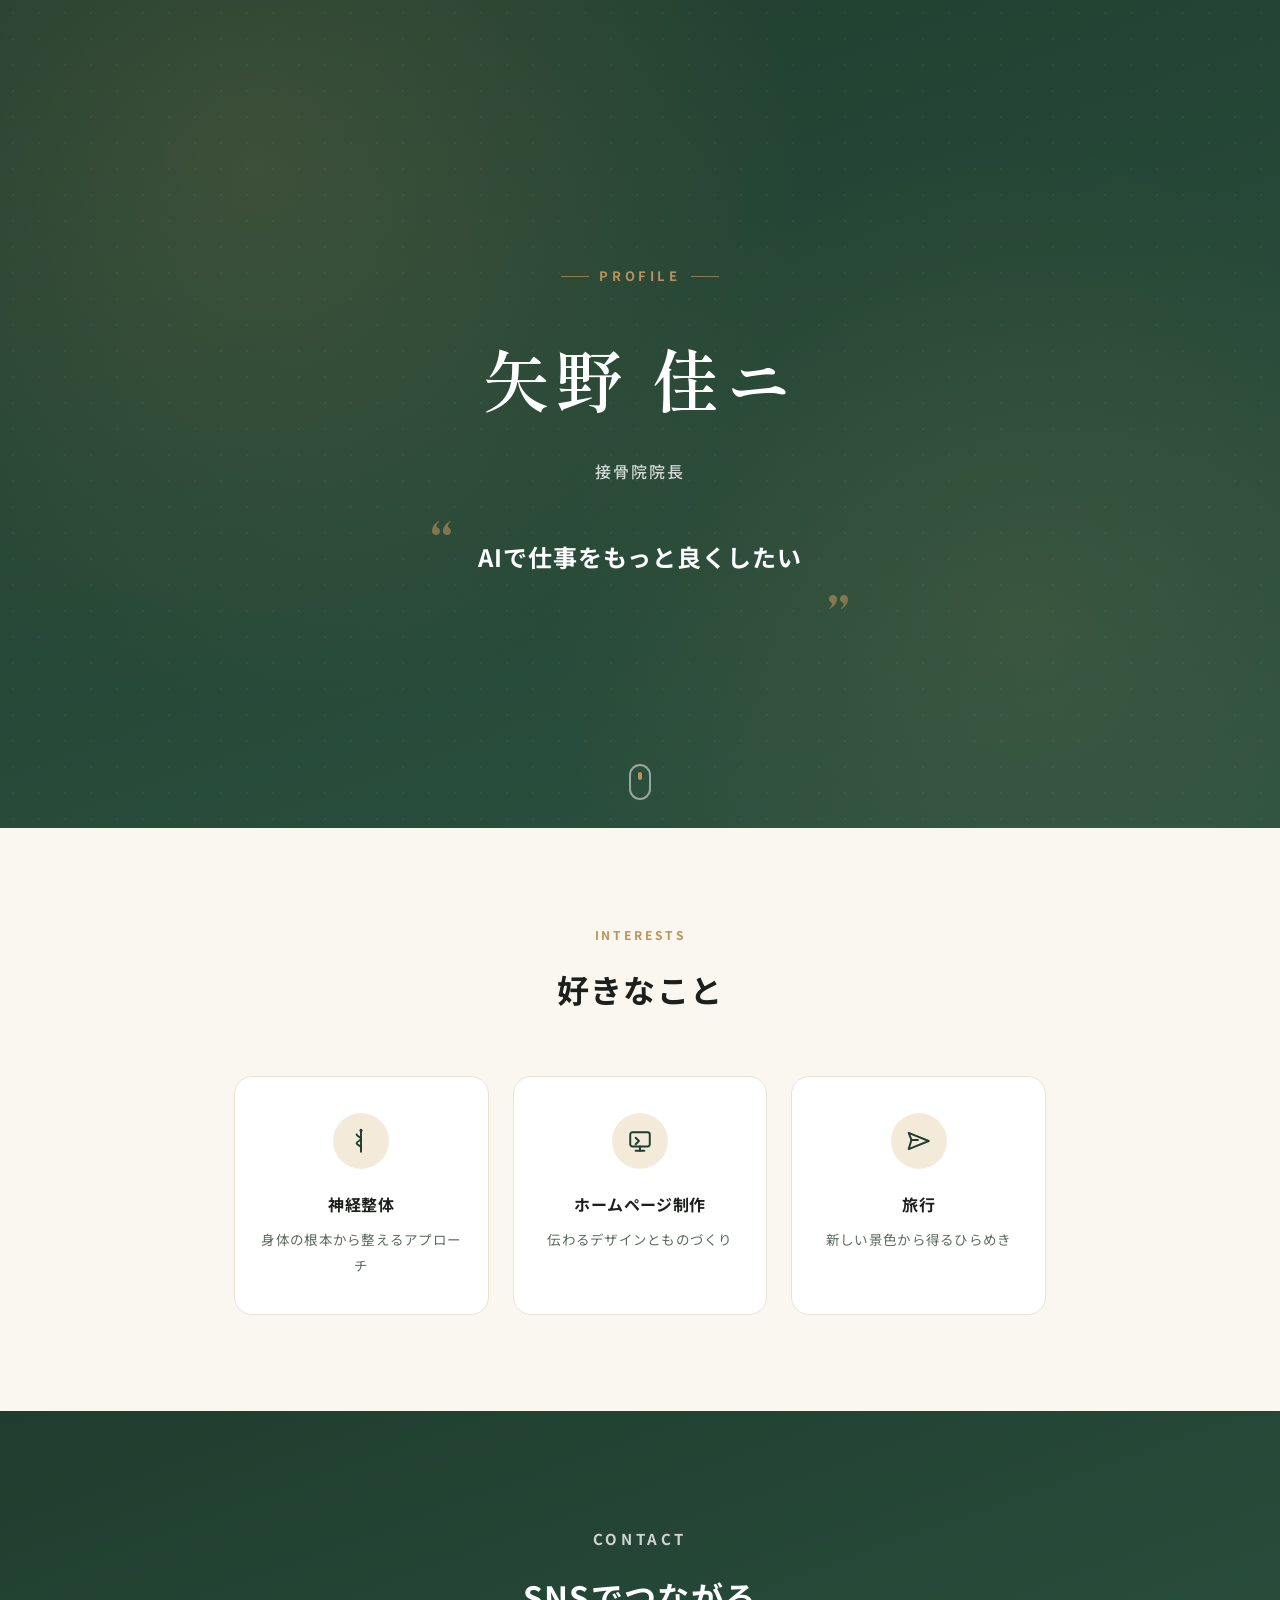
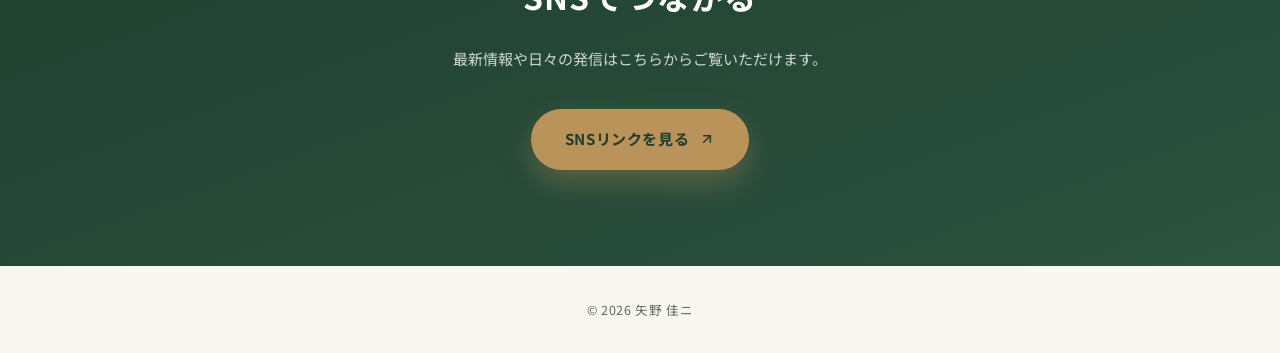
<file: index.html>
<!DOCTYPE html>
<html lang="ja">
<head>
<meta charset="UTF-8">
<meta name="viewport" content="width=device-width, initial-scale=1.0">
<meta name="description" content="矢野佳ニ（接骨院院長）のプロフィールページ。神経整体・ホームページ制作・旅行を軸に、AIで仕事をもっと良くすることを目指しています。">
<meta name="theme-color" content="#1f3d2e">
<title>矢野 佳ニ | 接骨院院長</title>
<link rel="preconnect" href="https://fonts.googleapis.com">
<link rel="preconnect" href="https://fonts.gstatic.com" crossorigin>
<link href="https://fonts.googleapis.com/css2?family=Noto+Sans+JP:wght@400;500;700;900&family=Shippori+Mincho:wght@600&display=swap" rel="stylesheet">
<style>
  :root {
    --bg: #faf7f0;
    --surface: #ffffff;
    --ink: #1c1f1c;
    --ink-soft: #5c6b60;
    --pine: #1f3d2e;
    --pine-soft: #2c5240;
    --gold: #b9935a;
    --gold-soft: #f4ead9;
    --border: #e9e3d4;
  }

  * {
    margin: 0;
    padding: 0;
    box-sizing: border-box;
  }

  html {
    scroll-behavior: smooth;
  }

  body {
    font-family: "Noto Sans JP", "Hiragino Kaku Gothic ProN", "Yu Gothic", sans-serif;
    background: var(--bg);
    color: var(--ink);
    line-height: 1.9;
    -webkit-font-smoothing: antialiased;
  }

  img, svg {
    display: block;
  }

  a {
    color: inherit;
  }

  .container {
    max-width: 860px;
    margin: 0 auto;
    padding: 0 24px;
  }

  @keyframes fadeInUp {
    from { opacity: 0; transform: translateY(18px); }
    to   { opacity: 1; transform: translateY(0); }
  }

  /* ---------- Hero ---------- */

  .hero {
    position: relative;
    min-height: 92vh;
    display: flex;
    flex-direction: column;
    align-items: center;
    justify-content: center;
    text-align: center;
    color: #fff;
    background:
      radial-gradient(circle at 20% 20%, rgba(185, 147, 90, 0.18), transparent 45%),
      radial-gradient(circle at 80% 75%, rgba(185, 147, 90, 0.12), transparent 40%),
      linear-gradient(160deg, var(--pine) 0%, var(--pine-soft) 100%);
    overflow: hidden;
    padding: 80px 24px 64px;
  }

  .hero::before {
    content: "";
    position: absolute;
    inset: 0;
    background-image: radial-gradient(rgba(255, 255, 255, 0.08) 1px, transparent 1px);
    background-size: 26px 26px;
    opacity: 0.5;
    pointer-events: none;
  }

  .hero-inner {
    position: relative;
    z-index: 1;
    display: flex;
    flex-direction: column;
    align-items: center;
  }

  .eyebrow {
    display: inline-flex;
    align-items: center;
    gap: 10px;
    font-size: 13px;
    font-weight: 700;
    letter-spacing: 0.28em;
    color: var(--gold);
    text-transform: uppercase;
    opacity: 0;
    animation: fadeInUp 0.8s ease 0.1s forwards;
  }

  .eyebrow::before,
  .eyebrow::after {
    content: "";
    width: 28px;
    height: 1px;
    background: var(--gold);
    opacity: 0.7;
  }

  .hero-name {
    margin-top: 24px;
    font-family: "Shippori Mincho", "Noto Sans JP", serif;
    font-size: clamp(40px, 8vw, 68px);
    font-weight: 600;
    letter-spacing: 0.08em;
    opacity: 0;
    animation: fadeInUp 0.8s ease 0.25s forwards;
  }

  .hero-role {
    margin-top: 14px;
    font-size: 16px;
    font-weight: 500;
    letter-spacing: 0.12em;
    color: rgba(255, 255, 255, 0.78);
    opacity: 0;
    animation: fadeInUp 0.8s ease 0.4s forwards;
  }

  .hero-quote {
    position: relative;
    margin-top: 48px;
    max-width: 520px;
    font-size: clamp(19px, 3vw, 24px);
    font-weight: 700;
    letter-spacing: 0.04em;
    padding: 0 44px;
    opacity: 0;
    animation: fadeInUp 0.8s ease 0.55s forwards;
  }

  .hero-quote .mark {
    position: absolute;
    top: -18px;
    font-family: "Shippori Mincho", serif;
    font-size: 56px;
    color: var(--gold);
    opacity: 0.6;
    line-height: 1;
  }

  .hero-quote .mark.open { left: -4px; }
  .hero-quote .mark.close { right: -4px; bottom: -34px; top: auto; transform: rotate(180deg); }

  .scroll-cue {
    position: absolute;
    bottom: 28px;
    left: 50%;
    transform: translateX(-50%);
    width: 22px;
    height: 36px;
    border: 2px solid rgba(255, 255, 255, 0.5);
    border-radius: 999px;
    display: flex;
    justify-content: center;
    padding-top: 6px;
  }

  .scroll-cue span {
    width: 4px;
    height: 8px;
    background: var(--gold);
    border-radius: 999px;
    animation: scrollDown 1.6s ease infinite;
  }

  @keyframes scrollDown {
    0%   { transform: translateY(0); opacity: 1; }
    70%  { opacity: 0; }
    100% { transform: translateY(10px); opacity: 0; }
  }

  /* ---------- Sections ---------- */

  section {
    padding: 96px 0;
  }

  .section-head {
    text-align: center;
    margin-bottom: 56px;
  }

  .section-label {
    font-size: 12px;
    font-weight: 700;
    letter-spacing: 0.24em;
    color: var(--gold);
    text-transform: uppercase;
  }

  .section-title {
    margin-top: 12px;
    font-size: clamp(24px, 4vw, 32px);
    font-weight: 700;
    color: var(--ink);
    letter-spacing: 0.04em;
  }

  /* ---------- Interests ---------- */

  .interests-grid {
    display: grid;
    grid-template-columns: repeat(3, 1fr);
    gap: 24px;
  }

  .interest-card {
    background: var(--surface);
    border: 1px solid var(--border);
    border-radius: 18px;
    padding: 36px 24px;
    text-align: center;
    transition: transform 0.25s ease, box-shadow 0.25s ease, border-color 0.25s ease;
  }

  .interest-card:hover {
    transform: translateY(-6px);
    box-shadow: 0 20px 40px rgba(31, 61, 46, 0.1);
    border-color: var(--gold-soft);
  }

  .interest-icon {
    width: 56px;
    height: 56px;
    margin: 0 auto 20px;
    display: flex;
    align-items: center;
    justify-content: center;
    border-radius: 50%;
    background: var(--gold-soft);
    color: var(--pine);
  }

  .interest-icon svg {
    width: 26px;
    height: 26px;
  }

  .interest-title {
    font-size: 16px;
    font-weight: 700;
    letter-spacing: 0.03em;
  }

  .interest-desc {
    margin-top: 8px;
    font-size: 13.5px;
    color: var(--ink-soft);
    letter-spacing: 0.02em;
  }

  /* ---------- CTA ---------- */

  .cta {
    background: linear-gradient(160deg, var(--pine) 0%, var(--pine-soft) 100%);
    color: #fff;
    text-align: center;
  }

  .cta .section-title {
    color: #fff;
  }

  .cta p {
    max-width: 480px;
    margin: 18px auto 0;
    color: rgba(255, 255, 255, 0.78);
    font-size: 15px;
  }

  .btn {
    display: inline-flex;
    align-items: center;
    gap: 10px;
    margin-top: 36px;
    background: var(--gold);
    color: var(--pine);
    text-decoration: none;
    font-weight: 700;
    font-size: 15px;
    letter-spacing: 0.04em;
    padding: 16px 34px;
    border-radius: 999px;
    transition: transform 0.25s ease, box-shadow 0.25s ease;
    box-shadow: 0 12px 30px rgba(185, 147, 90, 0.35);
  }

  .btn:hover {
    transform: translateY(-3px);
    box-shadow: 0 16px 36px rgba(185, 147, 90, 0.45);
  }

  .btn svg {
    width: 16px;
    height: 16px;
  }

  /* ---------- Footer ---------- */

  footer {
    padding: 32px 24px;
    text-align: center;
    font-size: 12.5px;
    letter-spacing: 0.05em;
    color: var(--ink-soft);
    background: var(--bg);
  }

  /* ---------- Responsive ---------- */

  @media (max-width: 680px) {
    .interests-grid {
      grid-template-columns: 1fr;
    }

    section {
      padding: 72px 0;
    }

    .hero {
      min-height: 100vh;
    }
  }
</style>
</head>
<body>

  <header class="hero">
    <div class="hero-inner">
      <p class="eyebrow">Profile</p>
      <h1 class="hero-name">矢野 佳ニ</h1>
      <p class="hero-role">接骨院院長</p>
      <p class="hero-quote">
        <span class="mark open">&ldquo;</span>
        AIで仕事をもっと良くしたい
        <span class="mark close">&ldquo;</span>
      </p>
    </div>
    <div class="scroll-cue"><span></span></div>
  </header>

  <main>
    <section class="interests" id="interests">
      <div class="container">
        <div class="section-head">
          <p class="section-label">Interests</p>
          <h2 class="section-title">好きなこと</h2>
        </div>

        <div class="interests-grid">
          <div class="interest-card">
            <div class="interest-icon">
              <svg viewBox="0 0 24 24" fill="none" stroke="currentColor" stroke-width="1.8" stroke-linecap="round" stroke-linejoin="round">
                <path d="M12 2v20"></path>
                <path d="M8 6c0 2 4 2 4 4s-4 2-4 4 4 2 4 4"></path>
                <circle cx="12" cy="2" r="1.4" fill="currentColor" stroke="none"></circle>
              </svg>
            </div>
            <div class="interest-title">神経整体</div>
            <p class="interest-desc">身体の根本から整えるアプローチ</p>
          </div>

          <div class="interest-card">
            <div class="interest-icon">
              <svg viewBox="0 0 24 24" fill="none" stroke="currentColor" stroke-width="1.8" stroke-linecap="round" stroke-linejoin="round">
                <rect x="3" y="4" width="18" height="13" rx="2"></rect>
                <path d="M8 21h8"></path>
                <path d="M12 17v4"></path>
                <path d="m8 9 3 3-3 3"></path>
              </svg>
            </div>
            <div class="interest-title">ホームページ制作</div>
            <p class="interest-desc">伝わるデザインとものづくり</p>
          </div>

          <div class="interest-card">
            <div class="interest-icon">
              <svg viewBox="0 0 24 24" fill="none" stroke="currentColor" stroke-width="1.8" stroke-linecap="round" stroke-linejoin="round">
                <path d="M2.5 19.5 21 12 2.5 4.5 5 11l-2.5 8.5Z"></path>
                <path d="M5 11h6"></path>
              </svg>
            </div>
            <div class="interest-title">旅行</div>
            <p class="interest-desc">新しい景色から得るひらめき</p>
          </div>
        </div>
      </div>
    </section>

    <section class="cta">
      <div class="container">
        <p class="section-label">Contact</p>
        <h2 class="section-title">SNSでつながる</h2>
        <p>最新情報や日々の発信はこちらからご覧いただけます。</p>
        <a class="btn" href="https://jp.ilb.me/yano-sekkotsuin/" target="_blank" rel="noopener noreferrer">
          SNSリンクを見る
          <svg viewBox="0 0 24 24" fill="none" stroke="currentColor" stroke-width="2.2" stroke-linecap="round" stroke-linejoin="round">
            <path d="M7 17 17 7"></path>
            <path d="M7 7h10v10"></path>
          </svg>
        </a>
      </div>
    </section>
  </main>

  <footer>&copy; 2026 矢野 佳ニ</footer>

</body>
</html>
</file>
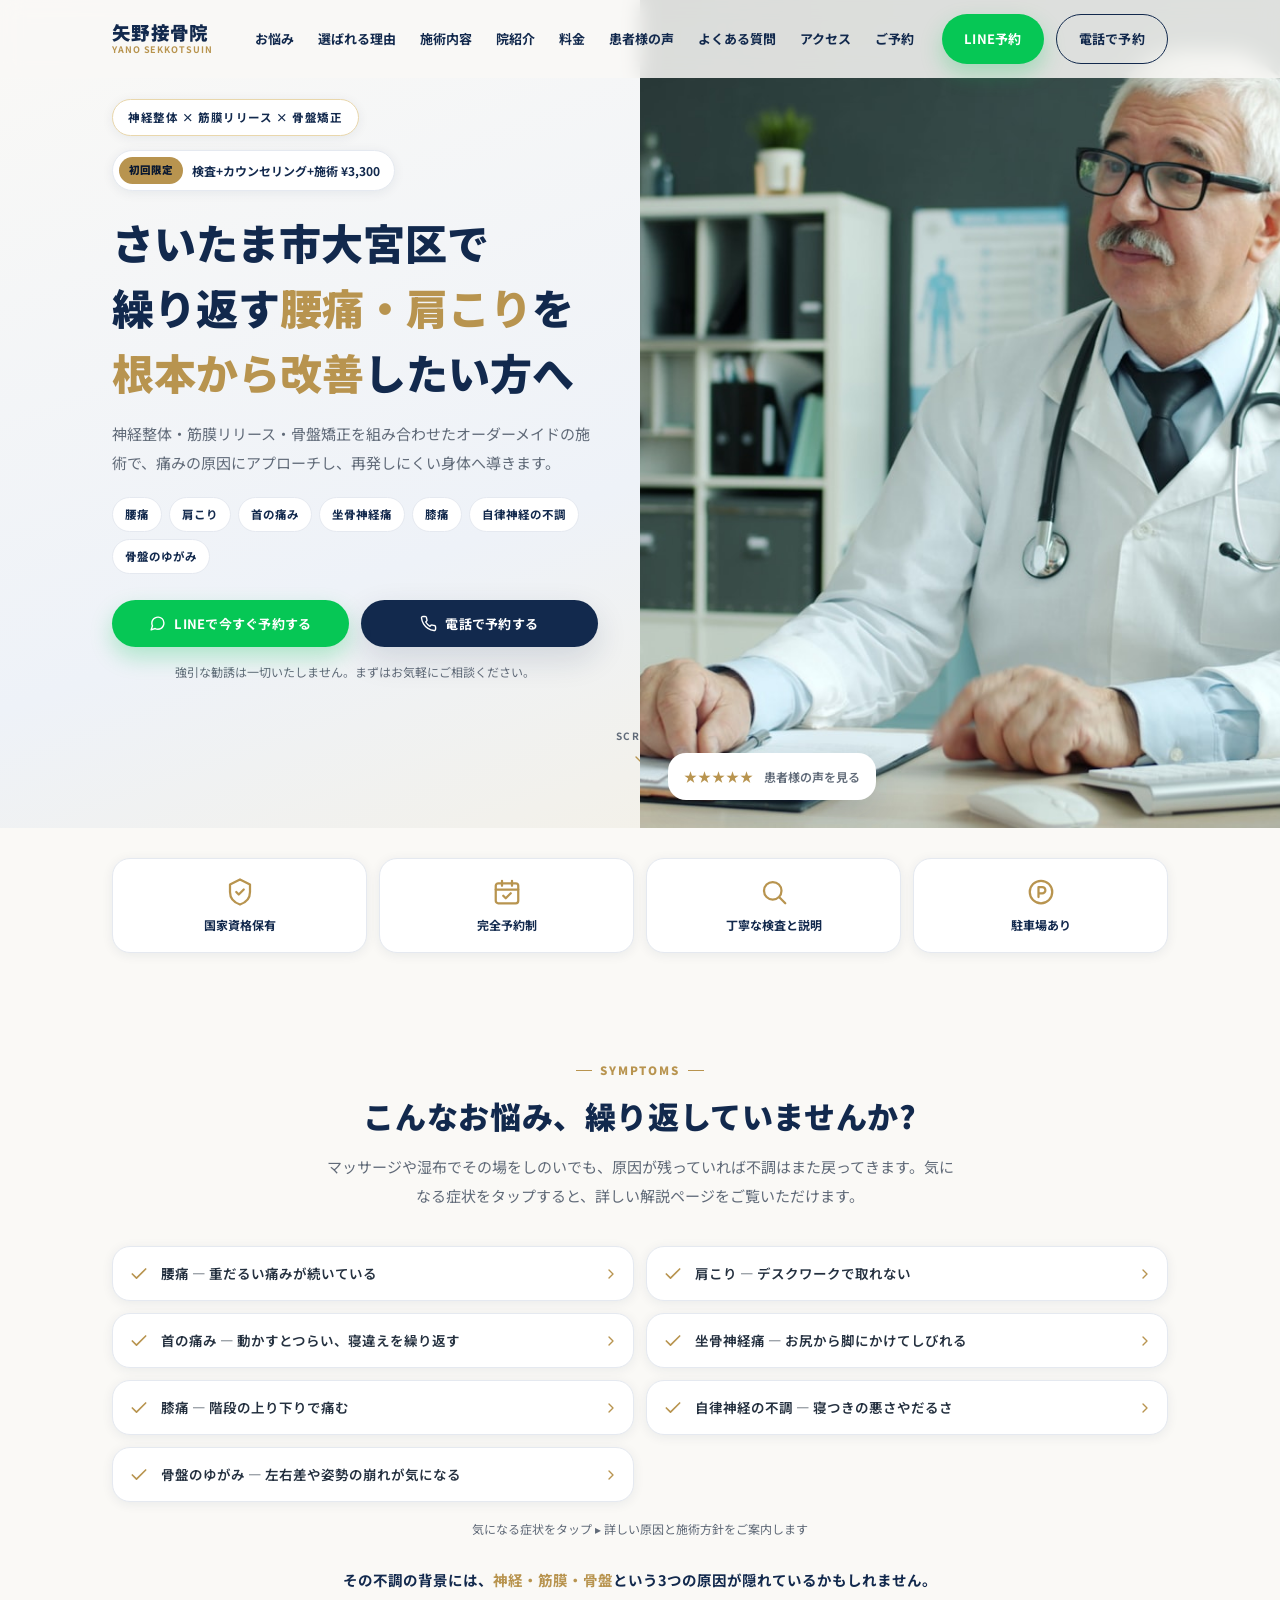
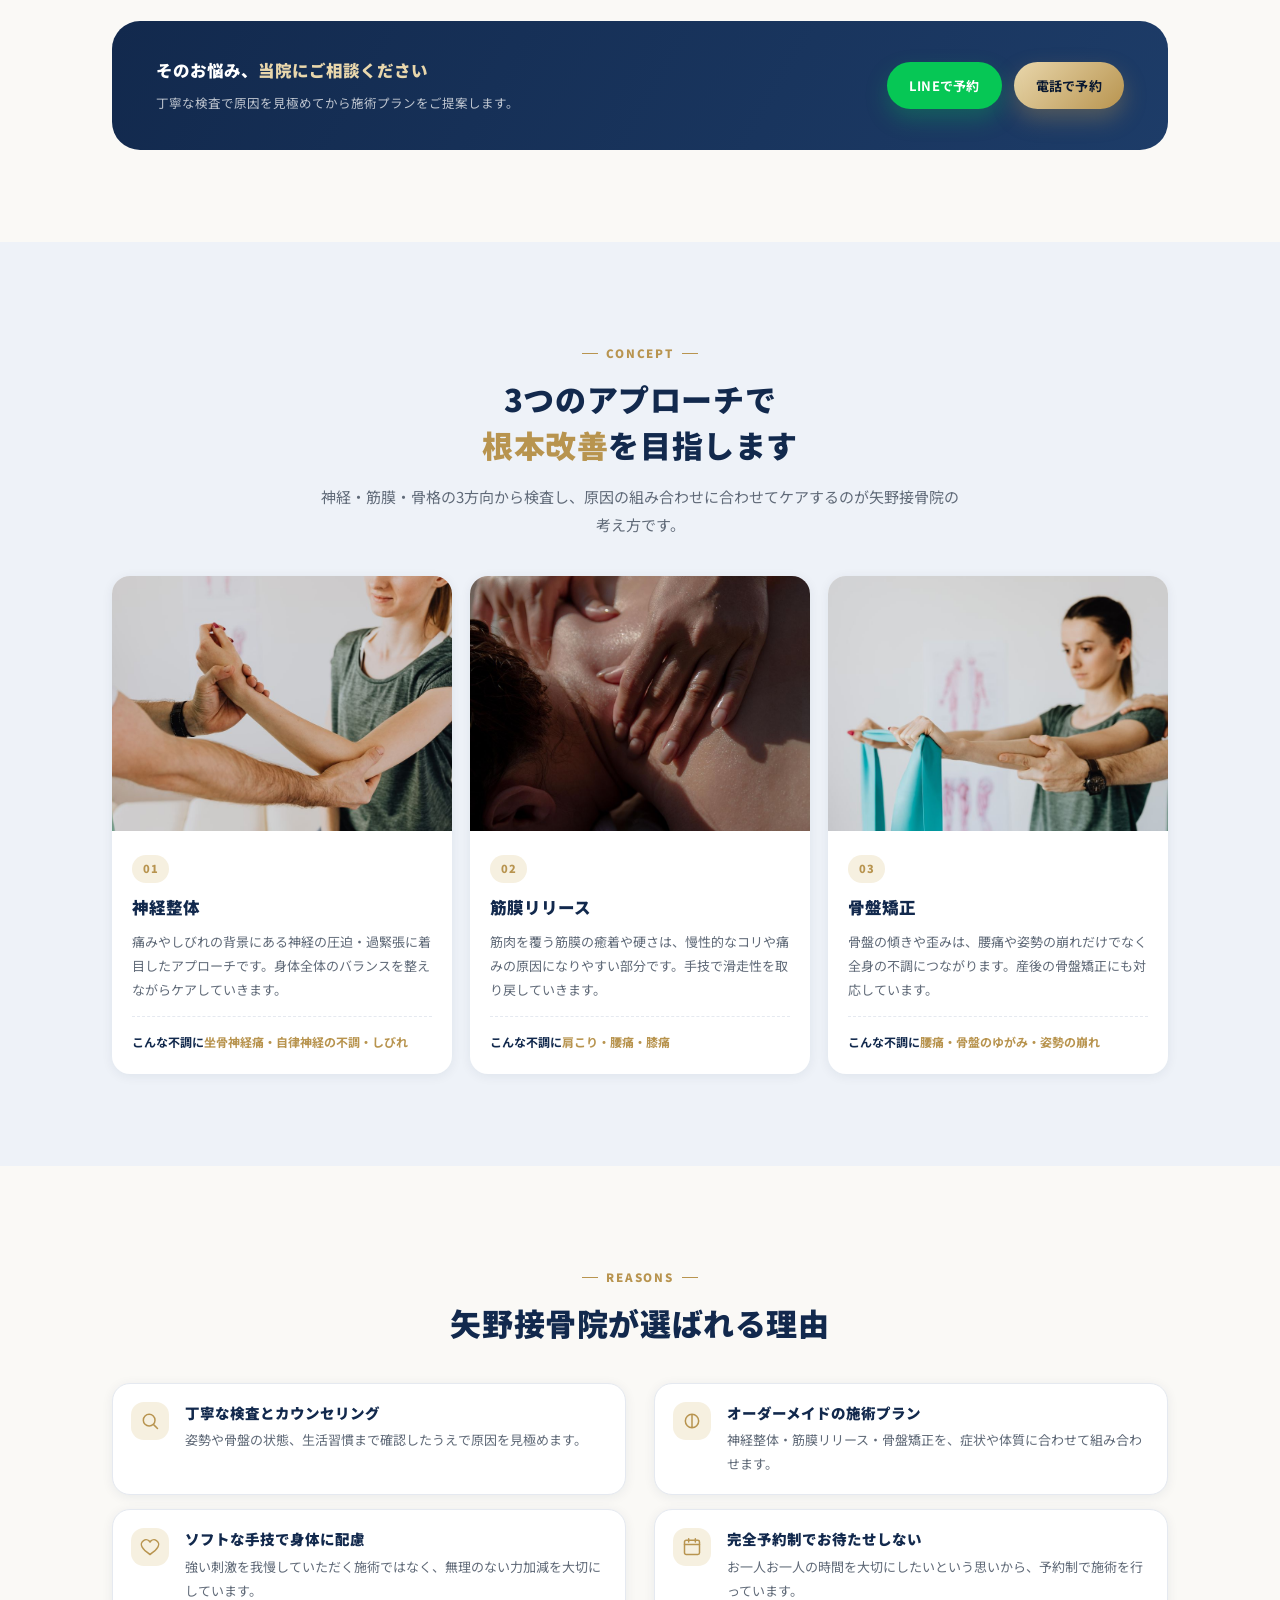
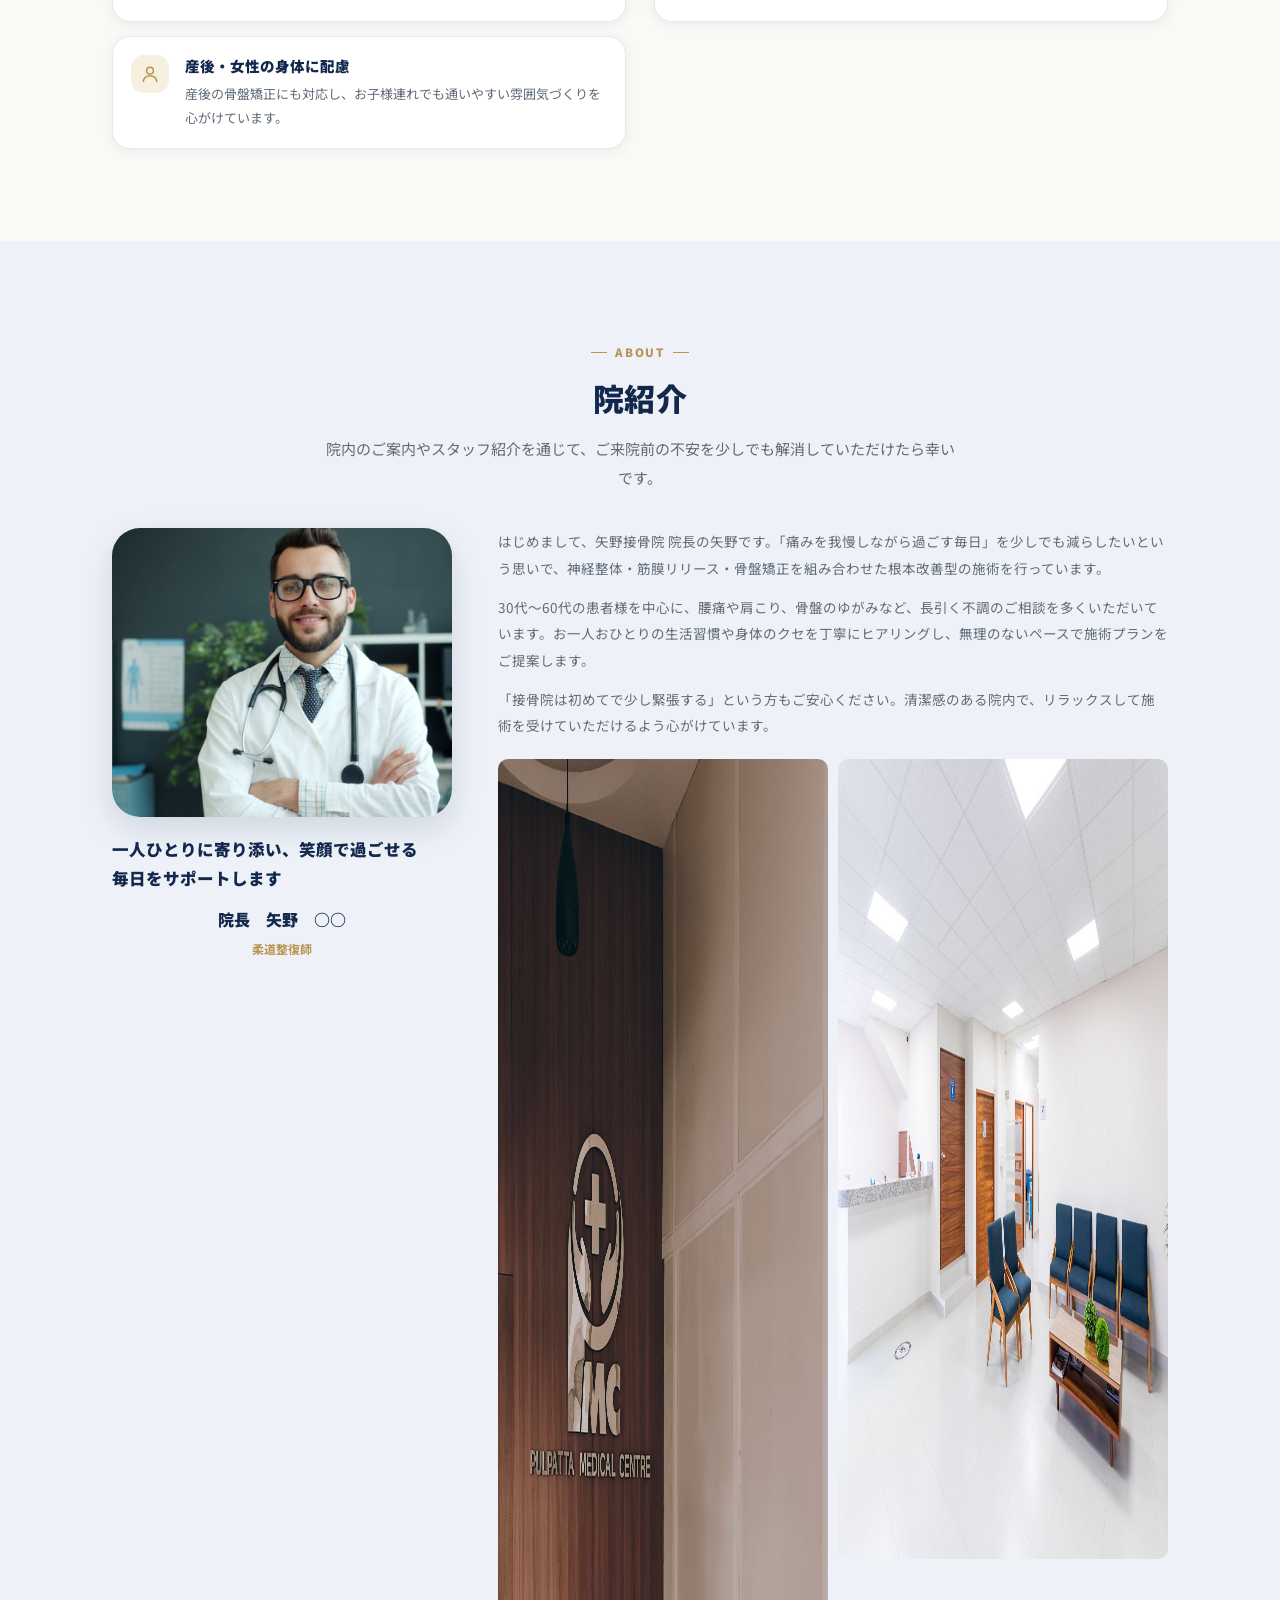
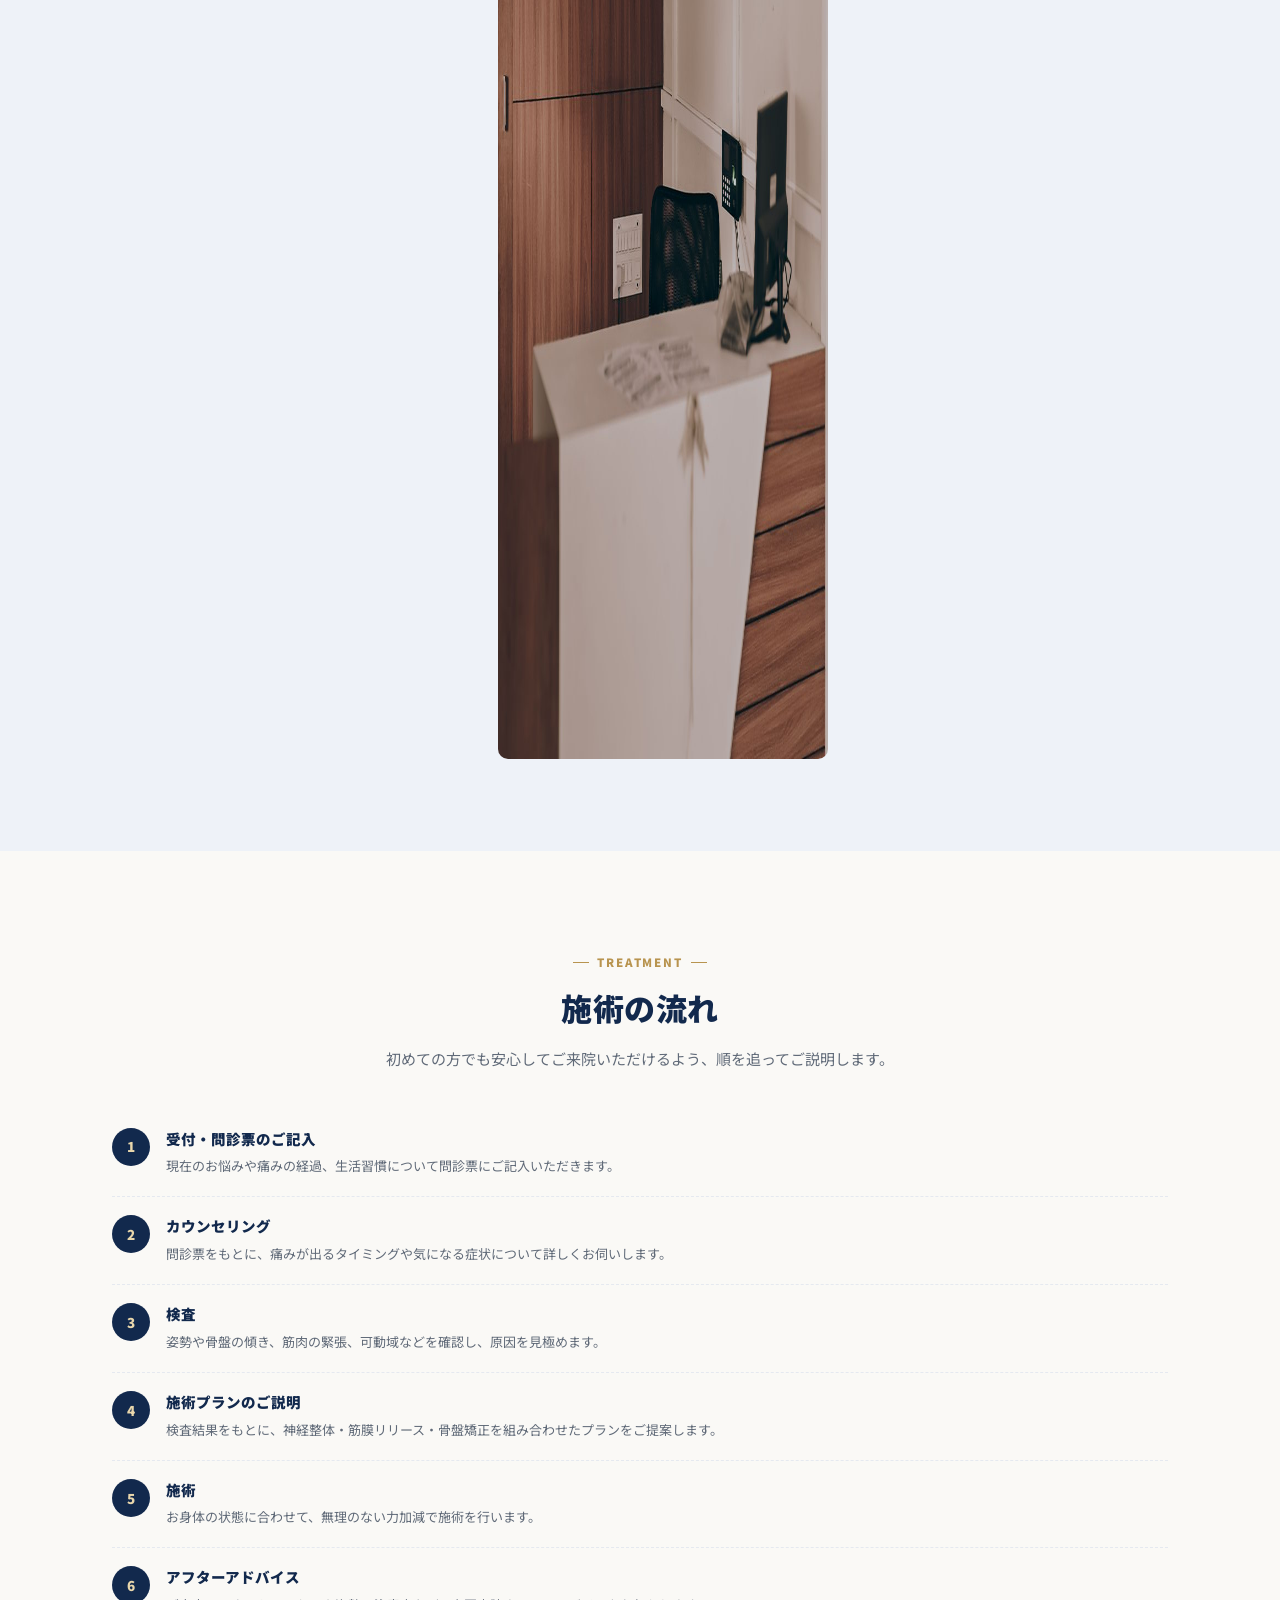
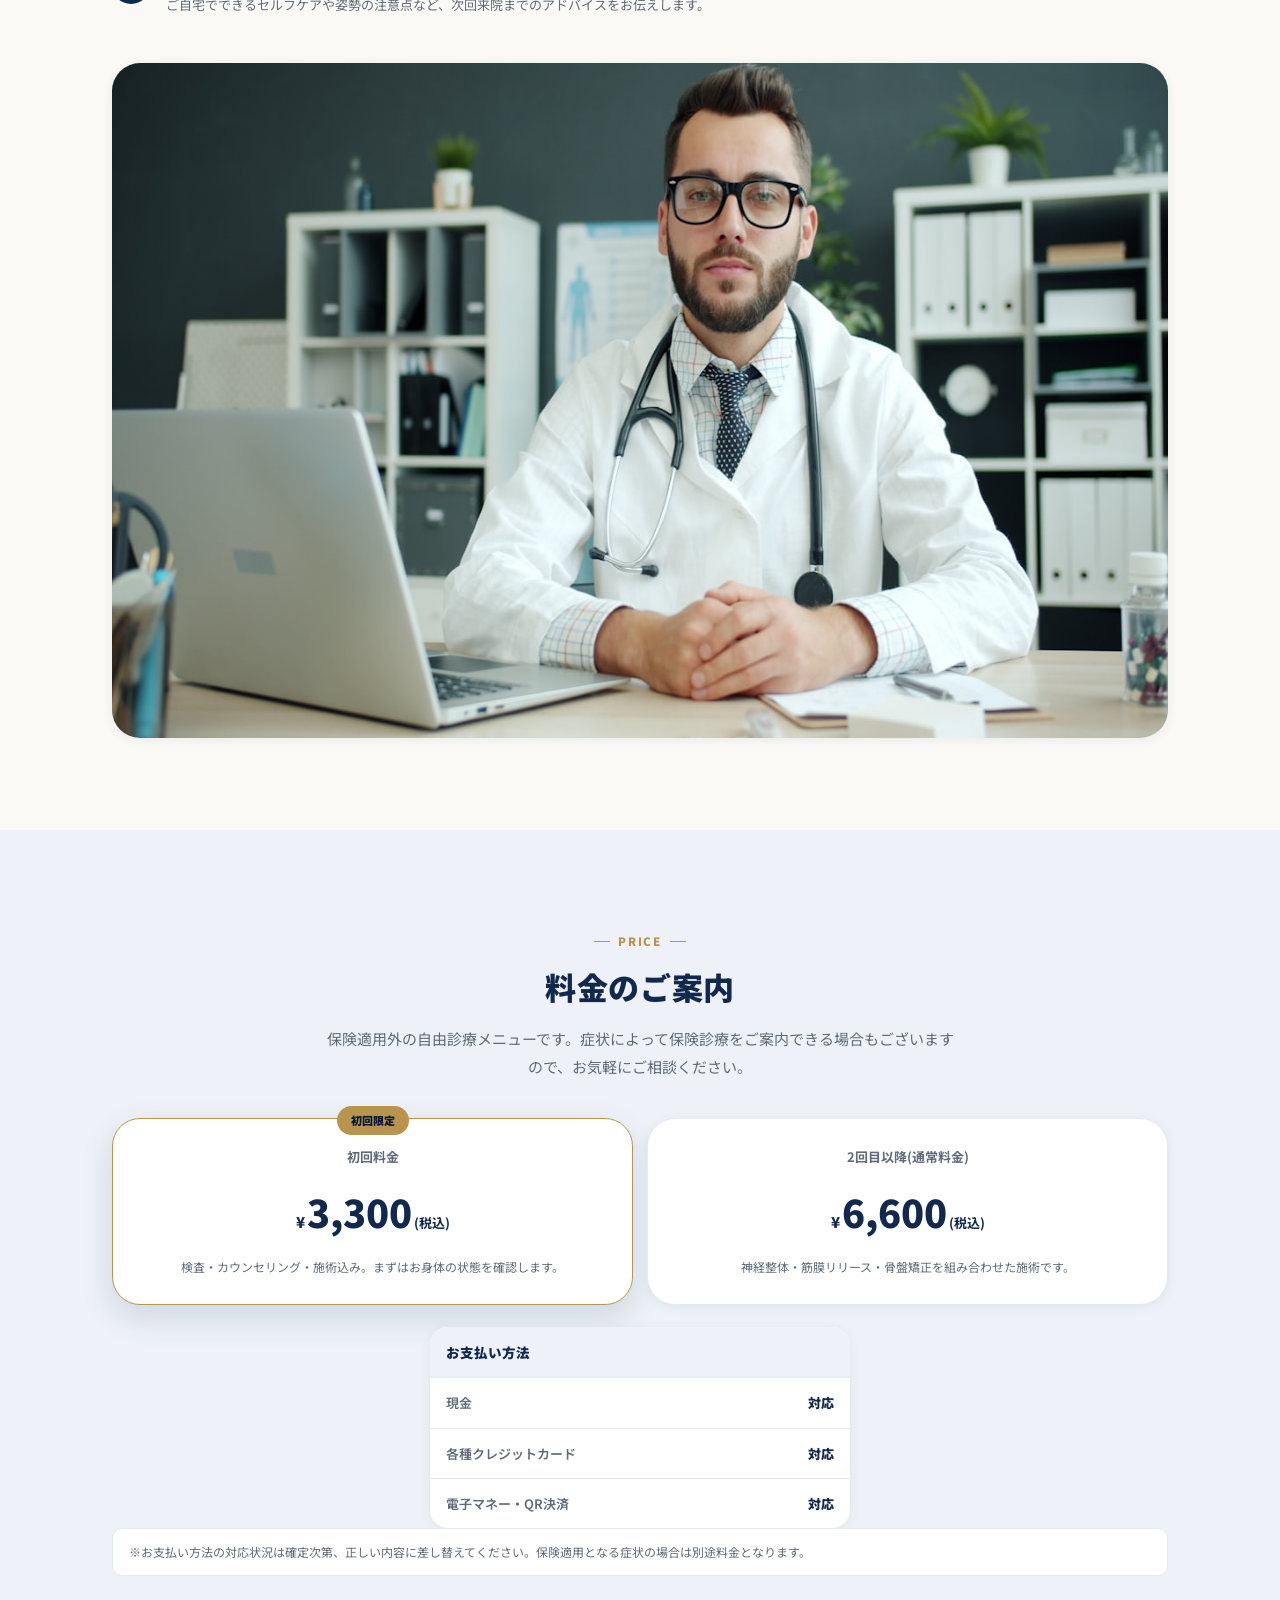
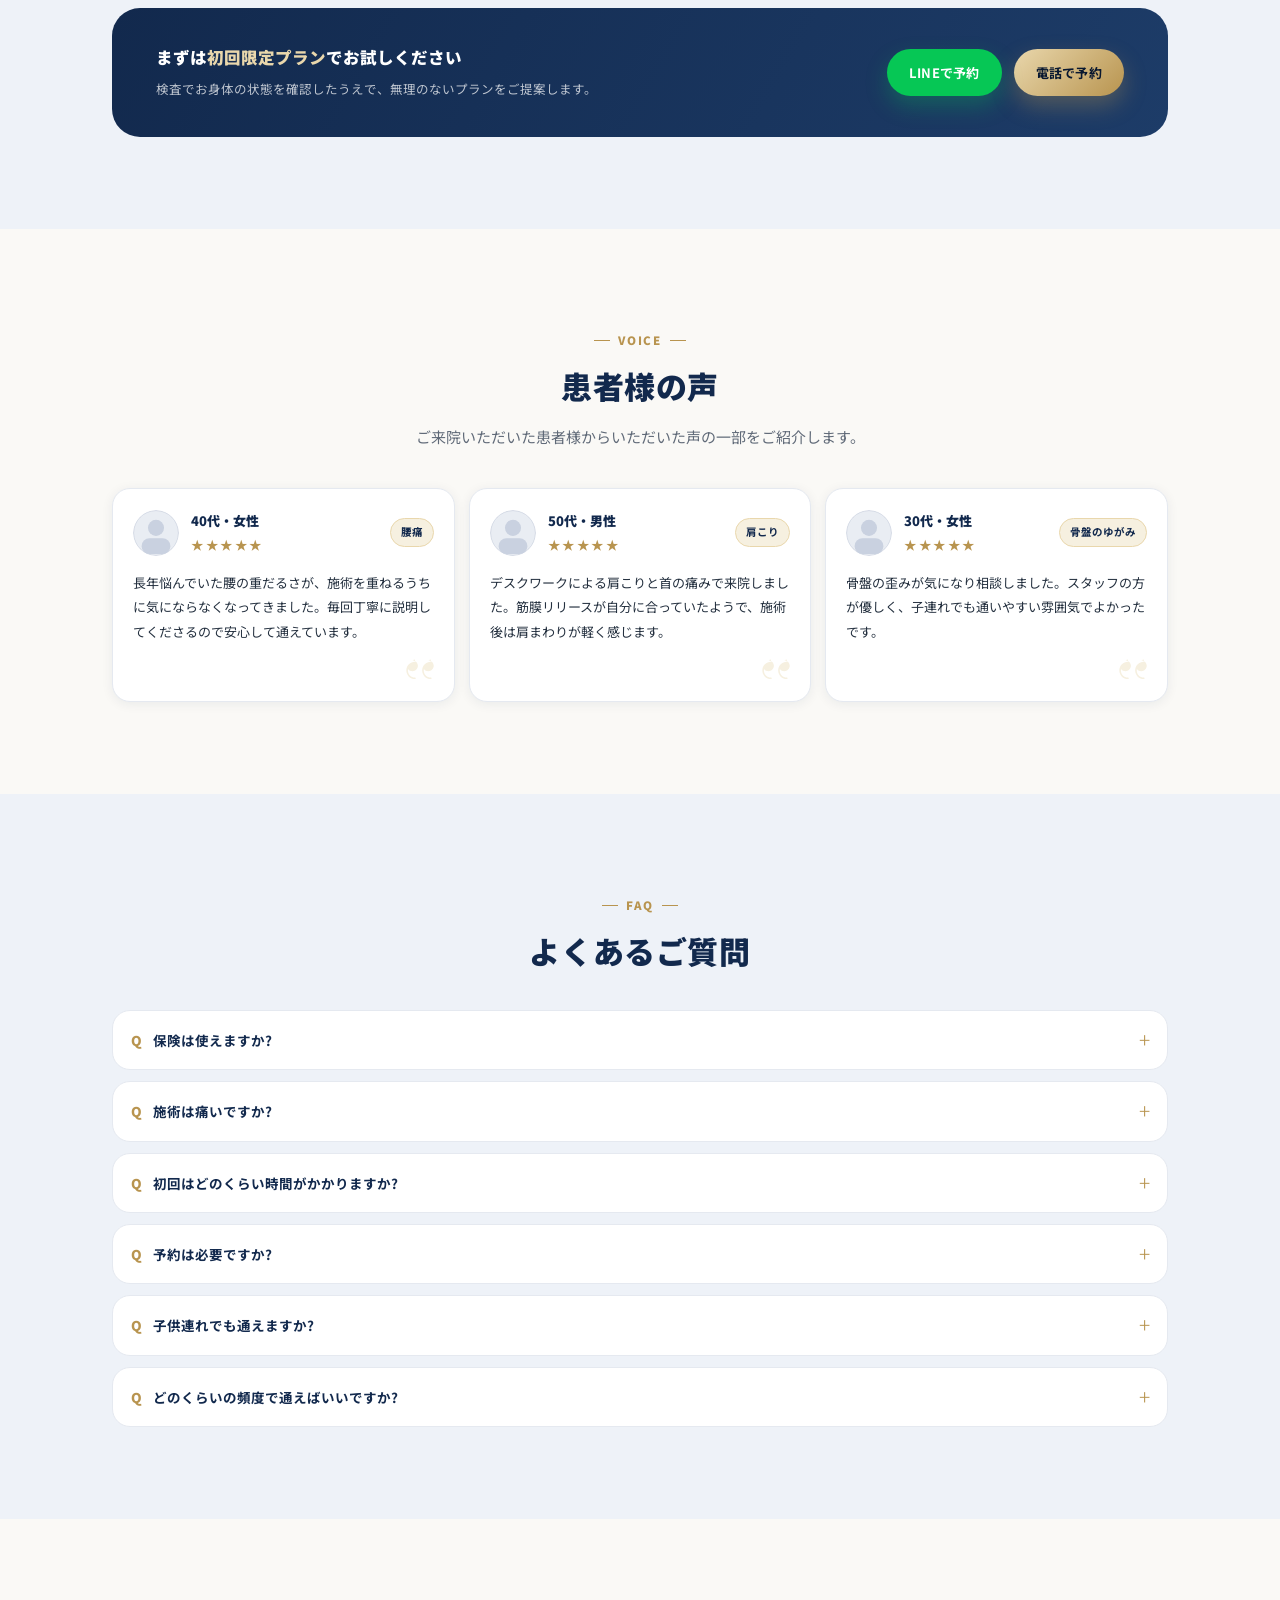
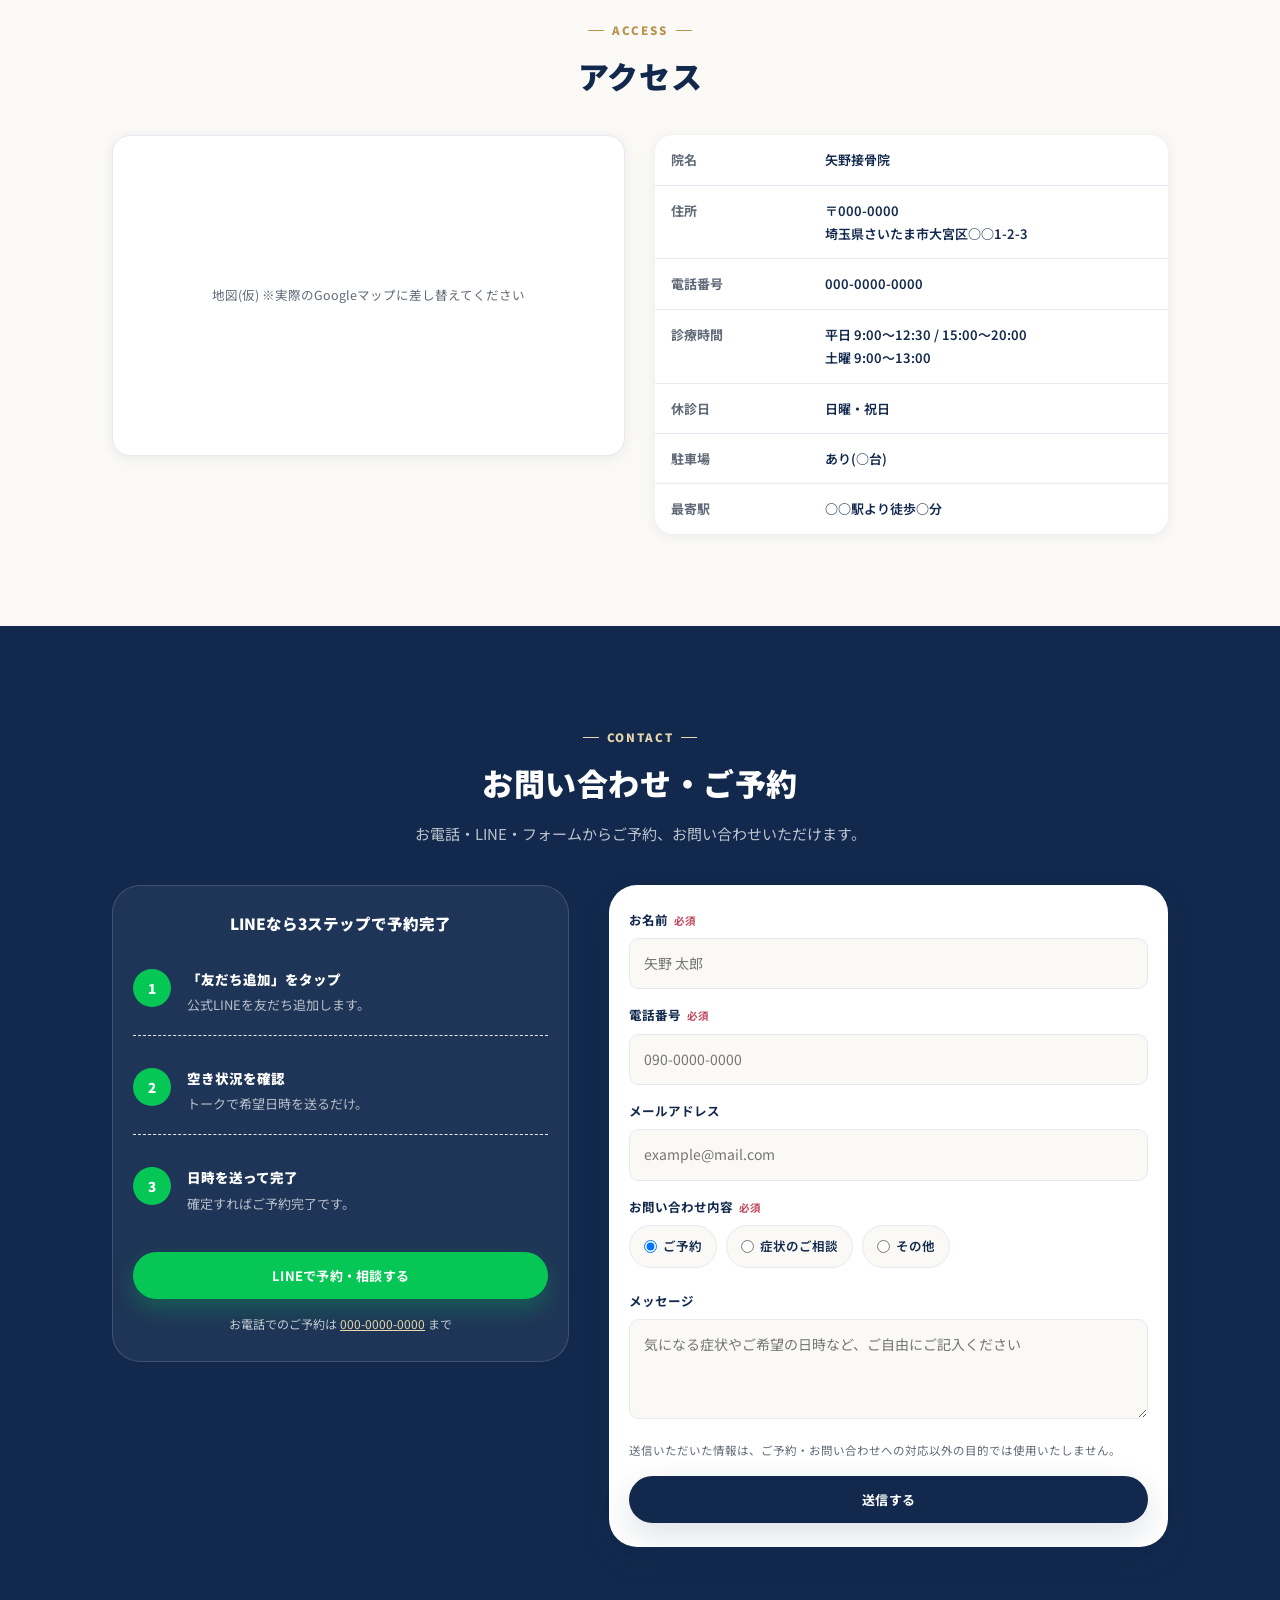
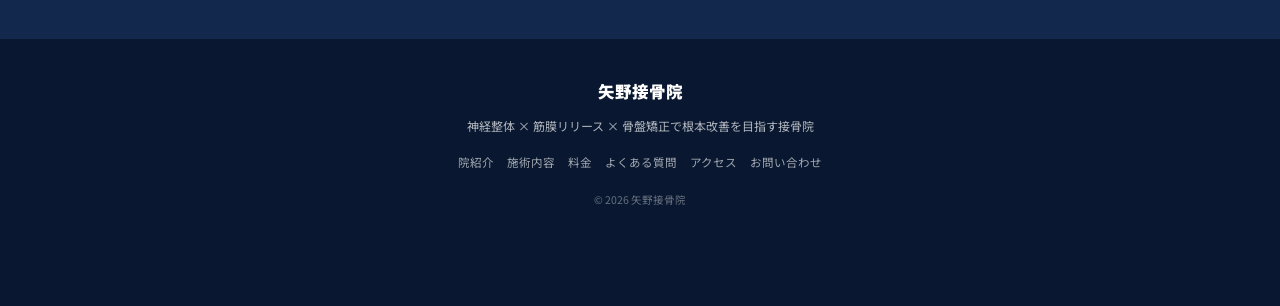
<file: yano-sekkotsuin/index.html>
<!DOCTYPE html>
<html lang="ja">
<head>
<meta charset="UTF-8">
<meta name="viewport" content="width=device-width, initial-scale=1.0">
<title>さいたま市大宮区の矢野接骨院｜腰痛・肩こりの根本改善｜神経整体×筋膜リリース×骨盤矯正</title>
<meta name="description" content="さいたま市大宮区の矢野接骨院は「神経整体×筋膜リリース×骨盤矯正」で根本改善を目指す接骨院です。腰痛・肩こり・首の痛み・坐骨神経痛・膝痛・自律神経の不調・骨盤のゆがみでお悩みの方へ。丁寧な検査とカウンセリングで、あなたに合った施術プランをご提案します。初回3,300円。">
<meta name="robots" content="index,follow">
<link rel="canonical" href="https://example.com/">
<meta property="og:type" content="website">
<meta property="og:site_name" content="矢野接骨院">
<meta property="og:title" content="さいたま市大宮区の矢野接骨院｜神経整体×筋膜リリース×骨盤矯正で根本改善">
<meta property="og:description" content="さいたま市大宮区で、繰り返す腰痛・肩こりを根本から改善したい方へ。神経整体・筋膜リリース・骨盤矯正を組み合わせた接骨院です。">
<meta property="og:image" content="images/hero.jpg">
<meta name="theme-color" content="#12294d">
<link rel="preconnect" href="https://fonts.googleapis.com">
<link rel="preconnect" href="https://fonts.gstatic.com" crossorigin>
<link href="https://fonts.googleapis.com/css2?family=Noto+Sans+JP:wght@400;500;700;900&display=swap" rel="stylesheet">
<link rel="stylesheet" href="style.css">

<!-- TODO: 実際の店舗情報が確定したら住所・電話番号・URLを正しい値に差し替えてください -->
<script type="application/ld+json">
{
  "@context": "https://schema.org",
  "@type": "LocalBusiness",
  "name": "矢野接骨院",
  "image": "images/hero.jpg",
  "telephone": "000-0000-0000",
  "priceRange": "¥¥",
  "address": {
    "@type": "PostalAddress",
    "streetAddress": "○○1-2-3",
    "addressLocality": "さいたま市大宮区",
    "addressRegion": "埼玉県",
    "postalCode": "000-0000",
    "addressCountry": "JP"
  },
  "openingHoursSpecification": [
    { "@type": "OpeningHoursSpecification", "dayOfWeek": ["Monday","Tuesday","Wednesday","Thursday","Friday"], "opens": "09:00", "closes": "20:00" },
    { "@type": "OpeningHoursSpecification", "dayOfWeek": ["Saturday"], "opens": "09:00", "closes": "13:00" }
  ]
}
</script>
</head>
<body>
<!--
  ================= 使用画像について =================
  トップページ内の写真はすべて著作権フリーの素材(Unsplash License / Pexels License、
  いずれも商用利用可・クレジット表記不要)を、完成イメージ確認用の仮写真として使用しています。
  矢野接骨院の実際の写真が用意でき次第、images/ 内の各ファイルを差し替えてください。

  images/hero.jpg             Unsplash (https://unsplash.com/photos/l5EL7YHI4)
  images/about-doctor.jpg     Unsplash (https://unsplash.com/photos/XqMo4OlBnh0)
  images/treatment-scene.jpg  Unsplash (https://unsplash.com/photos/c79215e8bc3b)
  images/clinic-1.jpg         Pexels   (https://www.pexels.com/photo/33812025/)
  images/clinic-2.jpg         Pexels   (https://www.pexels.com/photo/8459996/)
  images/treatment-nerve.jpg  Pexels   (https://www.pexels.com/photo/4506071/)
  images/treatment-fascia.jpg Pexels   (https://www.pexels.com/photo/10006578/)
  images/treatment-pelvis.jpg Pexels   (https://www.pexels.com/photo/4506168/)
  =====================================================
-->
<a class="skip-link" href="#main">本文へスキップ</a>

<!-- ================= header ================= -->
<header class="header" id="header">
  <div class="container header-inner">
    <a href="#top" class="brand">
      <span class="brand-name">矢野接骨院</span>
      <span class="brand-en">YANO SEKKOTSUIN</span>
    </a>

    <button class="burger" id="burger" aria-expanded="false" aria-controls="nav" aria-label="メニューを開く">
      <span></span><span></span><span></span>
    </button>

    <nav class="nav" id="nav">
      <ul class="nav-links">
        <li><a href="#symptoms" data-nav>お悩み</a></li>
        <li><a href="#reasons" data-nav>選ばれる理由</a></li>
        <li><a href="#concept" data-nav>施術内容</a></li>
        <li><a href="#about" data-nav>院紹介</a></li>
        <li><a href="#price" data-nav>料金</a></li>
        <li><a href="#voice" data-nav>患者様の声</a></li>
        <li><a href="#faq" data-nav>よくある質問</a></li>
        <li><a href="#access" data-nav>アクセス</a></li>
        <li><a href="#contact" data-nav>ご予約</a></li>
      </ul>
      <div class="nav-cta">
        <a href="#contact" class="btn btn-line" data-nav>LINE予約</a>
        <a href="tel:0000000000" class="btn btn-outline">電話で予約</a>
      </div>
    </nav>
  </div>
</header>

<main id="main">

  <!-- ================= hero ================= -->
  <section id="top" class="hero">
    <div class="container hero-inner">
      <div>
        <span class="hero-tag">神経整体 × 筋膜リリース × 骨盤矯正</span>
        <div class="hero-offer"><b>初回限定</b><span>検査+カウンセリング+施術 ¥3,300</span></div>

        <h1>
          さいたま市大宮区で<br>
          繰り返す<span class="accent">腰痛・肩こり</span>を<br>
          <span class="accent">根本から改善</span>したい方へ
        </h1>

        <p class="hero-desc">
          神経整体・筋膜リリース・骨盤矯正を組み合わせたオーダーメイドの施術で、痛みの原因にアプローチし、再発しにくい身体へ導きます。
        </p>

        <div class="hero-tags">
          <span>腰痛</span><span>肩こり</span><span>首の痛み</span>
          <span>坐骨神経痛</span><span>膝痛</span><span>自律神経の不調</span><span>骨盤のゆがみ</span>
        </div>

        <div class="hero-cta btn-pair">
          <a href="#contact" class="btn btn-line btn-lg btn-block is-pulse" data-nav>
            <svg viewBox="0 0 24 24" fill="none" stroke="currentColor" stroke-width="2" stroke-linecap="round" stroke-linejoin="round"><path d="M21 11.5a8.38 8.38 0 01-.9 3.8 8.5 8.5 0 01-7.6 4.7 8.38 8.38 0 01-3.8-.9L3 21l1.9-5.7a8.38 8.38 0 01-.9-3.8 8.5 8.5 0 014.7-7.6 8.38 8.38 0 013.8-.9h.5a8.48 8.48 0 018 8v.5z"/></svg>
            LINEで今すぐ予約する
          </a>
          <a href="tel:0000000000" class="btn btn-navy btn-lg btn-block">
            <svg viewBox="0 0 24 24" fill="none" stroke="currentColor" stroke-width="2" stroke-linecap="round" stroke-linejoin="round"><path d="M22 16.92v3a2 2 0 01-2.18 2 19.79 19.79 0 01-8.63-3.07 19.5 19.5 0 01-6-6 19.79 19.79 0 01-3.07-8.67A2 2 0 014.11 2h3a2 2 0 012 1.72c.13.96.36 1.9.68 2.81a2 2 0 01-.45 2.11L8.09 9.91a16 16 0 006 6l1.27-1.27a2 2 0 012.11-.45c.91.32 1.85.55 2.81.68A2 2 0 0122 16.92z"/></svg>
            電話で予約する
          </a>
        </div>
        <p class="reserve-note">強引な勧誘は一切いたしません。まずはお気軽にご相談ください。</p>
      </div>

      <div class="hero-photo reveal">
        <!--
          現在はUnsplashのフリー素材(Unsplash License, 商用利用可・クレジット表記不要)を仮で使用しています。
          出典: https://unsplash.com/photos/l5EL7YHI4
          TODO: 矢野接骨院の実際の施術写真が用意でき次第、以下の src を差し替えてください。
          縦横比はCSS側(aspect-ratio: 4/3 + object-fit: cover)で自動調整されるため、
          多少サイズや比率が違っても枠内に自動でトリミング表示されます。
        -->
        <div class="frame">
          <img src="images/hero.jpg" alt="接骨院での施術カウンセリングの様子(フリー素材の仮写真)" width="1600" height="900" loading="eager">
        </div>
        <a href="#voice" class="hero-float-card" data-nav>
          <span class="stars">★★★★★</span>
          <span class="txt">患者様の声を見る</span>
        </a>
      </div>
    </div>

    <a href="#symptoms" class="scroll-cue" data-nav>
      <span>SCROLL</span>
      <svg viewBox="0 0 24 24" fill="none" stroke="currentColor" stroke-width="2" stroke-linecap="round" stroke-linejoin="round"><path d="M6 9l6 6 6-6"/></svg>
    </a>
  </section>

  <!-- ================= trust strip (安心材料) ================= -->
  <section class="trust-strip">
    <div class="container">
      <div class="trust-grid">
        <div class="trust-item reveal">
          <svg class="ic" viewBox="0 0 24 24" fill="none" stroke="currentColor" stroke-width="1.8" stroke-linecap="round" stroke-linejoin="round"><path d="M12 2l8 4v6c0 5-3.5 8.5-8 10-4.5-1.5-8-5-8-10V6l8-4z"/><path d="M9 12l2 2 4-4"/></svg>
          <span>国家資格保有</span>
        </div>
        <div class="trust-item reveal d1">
          <svg class="ic" viewBox="0 0 24 24" fill="none" stroke="currentColor" stroke-width="1.8" stroke-linecap="round" stroke-linejoin="round"><rect x="3" y="5" width="18" height="16" rx="2"/><path d="M3 10h18M8 3v4M16 3v4"/><path d="M9 15l2 2 4-4"/></svg>
          <span>完全予約制</span>
        </div>
        <div class="trust-item reveal d2">
          <svg class="ic" viewBox="0 0 24 24" fill="none" stroke="currentColor" stroke-width="1.8" stroke-linecap="round" stroke-linejoin="round"><circle cx="11" cy="11" r="7"/><path d="M21 21l-4.35-4.35"/></svg>
          <span>丁寧な検査と説明</span>
        </div>
        <div class="trust-item reveal d3">
          <svg class="ic" viewBox="0 0 24 24" fill="none" stroke="currentColor" stroke-width="1.8"><circle cx="12" cy="12" r="9" stroke-linecap="round" stroke-linejoin="round"/><path d="M10 16V8h3a2.5 2.5 0 010 5h-3" stroke-linecap="round" stroke-linejoin="round"/></svg>
          <span>駐車場あり</span>
        </div>
      </div>
    </div>
  </section>

  <!-- ================= symptoms ================= -->
  <section id="symptoms" class="section symptoms">
    <div class="container">
      <div class="section-head reveal">
        <span class="eyebrow">SYMPTOMS</span>
        <h2 class="title">こんなお悩み、<br class="sp-only">繰り返していませんか?</h2>
        <p class="lead">マッサージや湿布でその場をしのいでも、原因が残っていれば不調はまた戻ってきます。気になる症状をタップすると、詳しい解説ページをご覧いただけます。</p>
      </div>

      <!-- TODO: 各リンク先の症状別ページ(symptoms/以下)は次の工程で作成します -->
      <div class="check-grid">
        <a href="symptoms/lower-back-pain.html" class="check-item reveal">
          <svg class="ok" viewBox="0 0 24 24" fill="none" stroke="currentColor" stroke-width="2" stroke-linecap="round" stroke-linejoin="round"><path d="M20 6L9 17l-5-5"/></svg>
          <p>腰痛 ― 重だるい痛みが続いている</p>
          <svg class="chev" viewBox="0 0 24 24" fill="none" stroke="currentColor" stroke-width="2" stroke-linecap="round" stroke-linejoin="round"><path d="M9 18l6-6-6-6"/></svg>
        </a>
        <a href="symptoms/shoulder-stiffness.html" class="check-item reveal">
          <svg class="ok" viewBox="0 0 24 24" fill="none" stroke="currentColor" stroke-width="2" stroke-linecap="round" stroke-linejoin="round"><path d="M20 6L9 17l-5-5"/></svg>
          <p>肩こり ― デスクワークで取れない</p>
          <svg class="chev" viewBox="0 0 24 24" fill="none" stroke="currentColor" stroke-width="2" stroke-linecap="round" stroke-linejoin="round"><path d="M9 18l6-6-6-6"/></svg>
        </a>
        <a href="symptoms/neck-pain.html" class="check-item reveal">
          <svg class="ok" viewBox="0 0 24 24" fill="none" stroke="currentColor" stroke-width="2" stroke-linecap="round" stroke-linejoin="round"><path d="M20 6L9 17l-5-5"/></svg>
          <p>首の痛み ― 動かすとつらい、寝違えを繰り返す</p>
          <svg class="chev" viewBox="0 0 24 24" fill="none" stroke="currentColor" stroke-width="2" stroke-linecap="round" stroke-linejoin="round"><path d="M9 18l6-6-6-6"/></svg>
        </a>
        <a href="symptoms/sciatica.html" class="check-item reveal">
          <svg class="ok" viewBox="0 0 24 24" fill="none" stroke="currentColor" stroke-width="2" stroke-linecap="round" stroke-linejoin="round"><path d="M20 6L9 17l-5-5"/></svg>
          <p>坐骨神経痛 ― お尻から脚にかけてしびれる</p>
          <svg class="chev" viewBox="0 0 24 24" fill="none" stroke="currentColor" stroke-width="2" stroke-linecap="round" stroke-linejoin="round"><path d="M9 18l6-6-6-6"/></svg>
        </a>
        <a href="symptoms/knee-pain.html" class="check-item reveal">
          <svg class="ok" viewBox="0 0 24 24" fill="none" stroke="currentColor" stroke-width="2" stroke-linecap="round" stroke-linejoin="round"><path d="M20 6L9 17l-5-5"/></svg>
          <p>膝痛 ― 階段の上り下りで痛む</p>
          <svg class="chev" viewBox="0 0 24 24" fill="none" stroke="currentColor" stroke-width="2" stroke-linecap="round" stroke-linejoin="round"><path d="M9 18l6-6-6-6"/></svg>
        </a>
        <a href="symptoms/autonomic-nerve.html" class="check-item reveal">
          <svg class="ok" viewBox="0 0 24 24" fill="none" stroke="currentColor" stroke-width="2" stroke-linecap="round" stroke-linejoin="round"><path d="M20 6L9 17l-5-5"/></svg>
          <p>自律神経の不調 ― 寝つきの悪さやだるさ</p>
          <svg class="chev" viewBox="0 0 24 24" fill="none" stroke="currentColor" stroke-width="2" stroke-linecap="round" stroke-linejoin="round"><path d="M9 18l6-6-6-6"/></svg>
        </a>
        <a href="symptoms/pelvic-alignment.html" class="check-item reveal">
          <svg class="ok" viewBox="0 0 24 24" fill="none" stroke="currentColor" stroke-width="2" stroke-linecap="round" stroke-linejoin="round"><path d="M20 6L9 17l-5-5"/></svg>
          <p>骨盤のゆがみ ― 左右差や姿勢の崩れが気になる</p>
          <svg class="chev" viewBox="0 0 24 24" fill="none" stroke="currentColor" stroke-width="2" stroke-linecap="round" stroke-linejoin="round"><path d="M9 18l6-6-6-6"/></svg>
        </a>
      </div>
      <p class="check-hint reveal">気になる症状をタップ ▸ 詳しい原因と施術方針をご案内します</p>

      <p class="bridge-line reveal">その不調の背景には、<span class="accent">神経・筋膜・骨盤</span>という3つの原因が隠れているかもしれません。</p>

      <div class="cta-banner reveal" style="margin-top:28px;">
        <div>
          <h3>そのお悩み、<span class="accent">当院にご相談ください</span></h3>
          <p>丁寧な検査で原因を見極めてから施術プランをご提案します。</p>
        </div>
        <div class="btn-pair">
          <a href="#contact" class="btn btn-line" data-nav>LINEで予約</a>
          <a href="tel:0000000000" class="btn btn-gold">電話で予約</a>
        </div>
      </div>
    </div>
  </section>

  <!-- ================= concept / 3 pillars ================= -->
  <section id="concept" class="section section-alt">
    <div class="container">
      <div class="section-head reveal">
        <span class="eyebrow">CONCEPT</span>
        <h2 class="title">3つのアプローチで<br><span class="accent">根本改善</span>を目指します</h2>
        <p class="lead">神経・筋膜・骨格の3方向から検査し、原因の組み合わせに合わせてケアするのが矢野接骨院の考え方です。</p>
      </div>

      <!-- TODO: 各カードの画像は images/treatment-*.svg を実際の施術写真に差し替えてください(推奨: 4:3, 幅640px前後) -->
      <div class="pillar-grid">
        <div class="pillar-card reveal pop">
          <div class="pillar-photo"><img src="images/treatment-nerve.jpg" alt="神経整体の施術イメージ(フリー素材の仮写真)" width="1000" height="667" loading="lazy"></div>
          <div class="pillar-body">
            <span class="pillar-eyebrow">01</span>
            <h3>神経整体</h3>
            <p>痛みやしびれの背景にある神経の圧迫・過緊張に着目したアプローチです。身体全体のバランスを整えながらケアしていきます。</p>
            <div class="pillar-for">こんな不調に<span>坐骨神経痛・自律神経の不調・しびれ</span></div>
          </div>
        </div>
        <div class="pillar-card reveal pop d1">
          <div class="pillar-photo"><img src="images/treatment-fascia.jpg" alt="筋膜リリースの施術イメージ(フリー素材の仮写真)" width="1000" height="1500" loading="lazy"></div>
          <div class="pillar-body">
            <span class="pillar-eyebrow">02</span>
            <h3>筋膜リリース</h3>
            <p>筋肉を覆う筋膜の癒着や硬さは、慢性的なコリや痛みの原因になりやすい部分です。手技で滑走性を取り戻していきます。</p>
            <div class="pillar-for">こんな不調に<span>肩こり・腰痛・膝痛</span></div>
          </div>
        </div>
        <div class="pillar-card reveal pop d2">
          <div class="pillar-photo"><img src="images/treatment-pelvis.jpg" alt="骨盤矯正の施術イメージ(フリー素材の仮写真)" width="1000" height="667" loading="lazy"></div>
          <div class="pillar-body">
            <span class="pillar-eyebrow">03</span>
            <h3>骨盤矯正</h3>
            <p>骨盤の傾きや歪みは、腰痛や姿勢の崩れだけでなく全身の不調につながります。産後の骨盤矯正にも対応しています。</p>
            <div class="pillar-for">こんな不調に<span>腰痛・骨盤のゆがみ・姿勢の崩れ</span></div>
          </div>
        </div>
      </div>
    </div>
  </section>

  <!-- ================= reasons ================= -->
  <section id="reasons" class="section reasons">
    <div class="container">
      <div class="section-head reveal">
        <span class="eyebrow">REASONS</span>
        <h2 class="title">矢野接骨院が<br class="sp-only">選ばれる理由</h2>
      </div>

      <div class="row-list gap cols-2">
        <div class="row-item card reveal pop">
          <div class="row-mark icon"><svg viewBox="0 0 24 24" fill="none" stroke="currentColor" stroke-width="1.8" stroke-linecap="round" stroke-linejoin="round"><circle cx="11" cy="11" r="7"/><path d="M21 21l-4.35-4.35"/></svg></div>
          <div class="row-body"><h3>丁寧な検査とカウンセリング</h3><p>姿勢や骨盤の状態、生活習慣まで確認したうえで原因を見極めます。</p></div>
        </div>
        <div class="row-item card reveal pop">
          <div class="row-mark icon"><svg viewBox="0 0 24 24" fill="none" stroke="currentColor" stroke-width="1.8" stroke-linecap="round" stroke-linejoin="round"><path d="M4 12a8 8 0 0116 0M4 12a8 8 0 0016 0M12 4v16"/></svg></div>
          <div class="row-body"><h3>オーダーメイドの施術プラン</h3><p>神経整体・筋膜リリース・骨盤矯正を、症状や体質に合わせて組み合わせます。</p></div>
        </div>
        <div class="row-item card reveal pop">
          <div class="row-mark icon"><svg viewBox="0 0 24 24" fill="none" stroke="currentColor" stroke-width="1.8" stroke-linecap="round" stroke-linejoin="round"><path d="M12 21s-7-4.5-9.5-9A5.5 5.5 0 0112 6a5.5 5.5 0 019.5 6c-2.5 4.5-9.5 9-9.5 9z"/></svg></div>
          <div class="row-body"><h3>ソフトな手技で身体に配慮</h3><p>強い刺激を我慢していただく施術ではなく、無理のない力加減を大切にしています。</p></div>
        </div>
        <div class="row-item card reveal pop">
          <div class="row-mark icon"><svg viewBox="0 0 24 24" fill="none" stroke="currentColor" stroke-width="1.8" stroke-linecap="round" stroke-linejoin="round"><rect x="3" y="4" width="18" height="17" rx="2"/><path d="M3 9h18M8 2v4M16 2v4"/></svg></div>
          <div class="row-body"><h3>完全予約制でお待たせしない</h3><p>お一人お一人の時間を大切にしたいという思いから、予約制で施術を行っています。</p></div>
        </div>
        <div class="row-item card reveal pop">
          <div class="row-mark icon"><svg viewBox="0 0 24 24" fill="none" stroke="currentColor" stroke-width="1.8" stroke-linecap="round" stroke-linejoin="round"><circle cx="12" cy="8" r="4"/><path d="M4 21c0-4 3.5-7 8-7s8 3 8 7"/></svg></div>
          <div class="row-body"><h3>産後・女性の身体に配慮</h3><p>産後の骨盤矯正にも対応し、お子様連れでも通いやすい雰囲気づくりを心がけています。</p></div>
        </div>
      </div>
    </div>
  </section>

  <!-- ================= about ================= -->
  <section id="about" class="section section-alt">
    <div class="container">
      <div class="section-head reveal">
        <span class="eyebrow">ABOUT</span>
        <h2 class="title">院紹介</h2>
        <p class="lead">院内のご案内やスタッフ紹介を通じて、ご来院前の不安を少しでも解消していただけたら幸いです。</p>
      </div>

      <!-- TODO: 院長の笑顔の写真に差し替えてください(images/about-doctor.svg → 実写ファイルに変更、推奨: 明るい表情が伝わる正方形に近い写真) -->
      <div class="about-layout">
        <div class="reveal">
          <div class="about-photo">
            <img src="images/about-doctor.jpg" alt="院長 笑顔の写真(フリー素材の仮写真)" width="1200" height="675" loading="lazy">
          </div>
          <p class="about-headline">一人ひとりに寄り添い、<br class="sp-only">笑顔で過ごせる毎日をサポートします</p>
          <div class="about-name">
            <strong>院長　矢野　○○</strong>
            <span>柔道整復師</span>
          </div>
        </div>

        <div class="about-body reveal">
          <p>
            はじめまして、矢野接骨院 院長の矢野です。「痛みを我慢しながら過ごす毎日」を少しでも減らしたいという思いで、神経整体・筋膜リリース・骨盤矯正を組み合わせた根本改善型の施術を行っています。
          </p>
          <p>
            30代〜60代の患者様を中心に、腰痛や肩こり、骨盤のゆがみなど、長引く不調のご相談を多くいただいています。お一人おひとりの生活習慣や身体のクセを丁寧にヒアリングし、無理のないペースで施術プランをご提案します。
          </p>
          <p>
            「接骨院は初めてで少し緊張する」という方もご安心ください。清潔感のある院内で、リラックスして施術を受けていただけるよう心がけています。
          </p>

          <div class="about-gallery">
            <img src="images/clinic-1.jpg" alt="院内 受付イメージ(フリー素材の仮写真)" width="1200" height="1600" loading="lazy">
            <img src="images/clinic-2.jpg" alt="院内 待合室イメージ(フリー素材の仮写真)" width="1200" height="800" loading="lazy">
          </div>
        </div>
      </div>
    </div>
  </section>

  <!-- ================= treatment flow ================= -->
  <section id="treatment" class="section treatment">
    <div class="container">
      <div class="section-head reveal">
        <span class="eyebrow">TREATMENT</span>
        <h2 class="title">施術の流れ</h2>
        <p class="lead">初めての方でも安心してご来院いただけるよう、順を追ってご説明します。</p>
      </div>

      <div class="row-list">
        <div class="row-item reveal">
          <div class="row-mark navy">1</div>
          <div class="row-body"><h3>受付・問診票のご記入</h3><p>現在のお悩みや痛みの経過、生活習慣について問診票にご記入いただきます。</p></div>
        </div>
        <div class="row-item reveal">
          <div class="row-mark navy">2</div>
          <div class="row-body"><h3>カウンセリング</h3><p>問診票をもとに、痛みが出るタイミングや気になる症状について詳しくお伺いします。</p></div>
        </div>
        <div class="row-item reveal">
          <div class="row-mark navy">3</div>
          <div class="row-body"><h3>検査</h3><p>姿勢や骨盤の傾き、筋肉の緊張、可動域などを確認し、原因を見極めます。</p></div>
        </div>
        <div class="row-item reveal">
          <div class="row-mark navy">4</div>
          <div class="row-body"><h3>施術プランのご説明</h3><p>検査結果をもとに、神経整体・筋膜リリース・骨盤矯正を組み合わせたプランをご提案します。</p></div>
        </div>
        <div class="row-item reveal">
          <div class="row-mark navy">5</div>
          <div class="row-body"><h3>施術</h3><p>お身体の状態に合わせて、無理のない力加減で施術を行います。</p></div>
        </div>
        <div class="row-item reveal">
          <div class="row-mark navy">6</div>
          <div class="row-body"><h3>アフターアドバイス</h3><p>ご自宅でできるセルフケアや姿勢の注意点など、次回来院までのアドバイスをお伝えします。</p></div>
        </div>
      </div>

      <div class="treatment-photo reveal">
        <img src="images/treatment-scene.jpg" alt="問診・カウンセリングの様子(フリー素材の仮写真)" width="1200" height="675" loading="lazy">
      </div>
    </div>
  </section>

  <!-- ================= price ================= -->
  <section id="price" class="section section-alt price">
    <div class="container">
      <div class="section-head reveal">
        <span class="eyebrow">PRICE</span>
        <h2 class="title">料金のご案内</h2>
        <p class="lead">保険適用外の自由診療メニューです。症状によって保険診療をご案内できる場合もございますので、お気軽にご相談ください。</p>
      </div>

      <div class="price-hero">
        <div class="price-hero-card is-offer reveal pop">
          <span class="badge">初回限定</span>
          <div class="label">初回料金</div>
          <div class="amount"><span class="yen">¥</span><span class="num">3,300</span><span class="unit">(税込)</span></div>
          <p class="desc">検査・カウンセリング・施術込み。まずはお身体の状態を確認します。</p>
        </div>
        <div class="price-hero-card reveal pop d1">
          <div class="label">2回目以降(通常料金)</div>
          <div class="amount"><span class="yen">¥</span><span class="num">6,600</span><span class="unit">(税込)</span></div>
          <p class="desc">神経整体・筋膜リリース・骨盤矯正を組み合わせた施術です。</p>
        </div>
      </div>

      <div class="price-card reveal" style="max-width:420px;margin:0 auto;">
        <div class="cap">お支払い方法</div>
        <table>
          <tr><th>現金</th><td>対応</td></tr>
          <tr><th>各種クレジットカード</th><td>対応</td></tr>
          <tr><th>電子マネー・QR決済</th><td>対応</td></tr>
        </table>
      </div>

      <p class="price-note reveal">※お支払い方法の対応状況は確定次第、正しい内容に差し替えてください。保険適用となる症状の場合は別途料金となります。</p>

      <div class="cta-banner reveal" style="margin-top:32px;">
        <div>
          <h3>まずは<span class="accent">初回限定プラン</span>でお試しください</h3>
          <p>検査でお身体の状態を確認したうえで、無理のないプランをご提案します。</p>
        </div>
        <div class="btn-pair">
          <a href="#contact" class="btn btn-line" data-nav>LINEで予約</a>
          <a href="tel:0000000000" class="btn btn-gold">電話で予約</a>
        </div>
      </div>
    </div>
  </section>

  <!-- ================= voice ================= -->
  <section id="voice" class="section voice">
    <div class="container">
      <div class="section-head reveal">
        <span class="eyebrow">VOICE</span>
        <h2 class="title">患者様の声</h2>
        <p class="lead">ご来院いただいた患者様からいただいた声の一部をご紹介します。</p>
      </div>

      <!-- TODO: 下記3件はサンプル文章です。実際の患者様の声(同意取得済み)に差し替えてください -->
      <div class="voice-track" id="voiceTrack">
        <div class="voice-card reveal">
          <div class="voice-head">
            <img src="images/voice-1.svg" alt="">
            <div class="voice-id">
              <strong>40代・女性</strong>
              <div class="voice-stars">★★★★★</div>
            </div>
            <span class="voice-tag">腰痛</span>
          </div>
          <p class="voice-text">長年悩んでいた腰の重だるさが、施術を重ねるうちに気にならなくなってきました。毎回丁寧に説明してくださるので安心して通えています。</p>
          <svg class="voice-quote" viewBox="0 0 24 24" fill="currentColor"><path d="M9.5 8C6.5 8 4 10.5 4 13.5S6.5 19 9.5 19c.3 0 .5-.2.5-.5s-.2-.5-.5-.5C7 18 5 16 5 13.5c0-.3 0-.6.1-.9.6.9 1.6 1.4 2.8 1.4 1.9 0 3.4-1.5 3.4-3.4S9.8 7.2 7.9 7.2c.5-.3 1-.5 1.6-.5V8zm10 0c-3 0-5.5 2.5-5.5 5.5S16.5 19 19.5 19c.3 0 .5-.2.5-.5s-.2-.5-.5-.5C17 18 15 16 15 13.5c0-.3 0-.6.1-.9.6.9 1.6 1.4 2.8 1.4 1.9 0 3.4-1.5 3.4-3.4S19.8 7.2 17.9 7.2c.5-.3 1-.5 1.6-.5V8z"/></svg>
        </div>
        <div class="voice-card reveal d1">
          <div class="voice-head">
            <img src="images/voice-2.svg" alt="">
            <div class="voice-id">
              <strong>50代・男性</strong>
              <div class="voice-stars">★★★★★</div>
            </div>
            <span class="voice-tag">肩こり</span>
          </div>
          <p class="voice-text">デスクワークによる肩こりと首の痛みで来院しました。筋膜リリースが自分に合っていたようで、施術後は肩まわりが軽く感じます。</p>
          <svg class="voice-quote" viewBox="0 0 24 24" fill="currentColor"><path d="M9.5 8C6.5 8 4 10.5 4 13.5S6.5 19 9.5 19c.3 0 .5-.2.5-.5s-.2-.5-.5-.5C7 18 5 16 5 13.5c0-.3 0-.6.1-.9.6.9 1.6 1.4 2.8 1.4 1.9 0 3.4-1.5 3.4-3.4S9.8 7.2 7.9 7.2c.5-.3 1-.5 1.6-.5V8zm10 0c-3 0-5.5 2.5-5.5 5.5S16.5 19 19.5 19c.3 0 .5-.2.5-.5s-.2-.5-.5-.5C17 18 15 16 15 13.5c0-.3 0-.6.1-.9.6.9 1.6 1.4 2.8 1.4 1.9 0 3.4-1.5 3.4-3.4S19.8 7.2 17.9 7.2c.5-.3 1-.5 1.6-.5V8z"/></svg>
        </div>
        <div class="voice-card reveal d2">
          <div class="voice-head">
            <img src="images/voice-3.svg" alt="">
            <div class="voice-id">
              <strong>30代・女性</strong>
              <div class="voice-stars">★★★★★</div>
            </div>
            <span class="voice-tag">骨盤のゆがみ</span>
          </div>
          <p class="voice-text">骨盤の歪みが気になり相談しました。スタッフの方が優しく、子連れでも通いやすい雰囲気でよかったです。</p>
          <svg class="voice-quote" viewBox="0 0 24 24" fill="currentColor"><path d="M9.5 8C6.5 8 4 10.5 4 13.5S6.5 19 9.5 19c.3 0 .5-.2.5-.5s-.2-.5-.5-.5C7 18 5 16 5 13.5c0-.3 0-.6.1-.9.6.9 1.6 1.4 2.8 1.4 1.9 0 3.4-1.5 3.4-3.4S9.8 7.2 7.9 7.2c.5-.3 1-.5 1.6-.5V8zm10 0c-3 0-5.5 2.5-5.5 5.5S16.5 19 19.5 19c.3 0 .5-.2.5-.5s-.2-.5-.5-.5C17 18 15 16 15 13.5c0-.3 0-.6.1-.9.6.9 1.6 1.4 2.8 1.4 1.9 0 3.4-1.5 3.4-3.4S19.8 7.2 17.9 7.2c.5-.3 1-.5 1.6-.5V8z"/></svg>
        </div>
      </div>

      <div class="voice-dots" id="voiceDots">
        <button class="dot is-active" aria-label="1件目の声を表示"></button>
        <button class="dot" aria-label="2件目の声を表示"></button>
        <button class="dot" aria-label="3件目の声を表示"></button>
      </div>
      <p class="voice-hint">← スワイプで他の声を見る →</p>
    </div>
  </section>

  <!-- ================= faq ================= -->
  <section id="faq" class="section section-alt faq">
    <div class="container">
      <div class="section-head reveal">
        <span class="eyebrow">FAQ</span>
        <h2 class="title">よくあるご質問</h2>
      </div>

      <div class="faq-list">
        <details class="faq-item reveal">
          <summary><span class="q">Q</span><span>保険は使えますか?</span></summary>
          <div class="faq-a"><span class="a">A</span><span>症状によって保険診療をご案内できる場合がございます。詳しくはお電話またはご来院時にご相談ください。</span></div>
        </details>
        <details class="faq-item reveal">
          <summary><span class="q">Q</span><span>施術は痛いですか?</span></summary>
          <div class="faq-a"><span class="a">A</span><span>お身体の状態に合わせて力加減を調整しますので、強い痛みを我慢していただくような施術ではありません。不安な点は施術前にお伝えください。</span></div>
        </details>
        <details class="faq-item reveal">
          <summary><span class="q">Q</span><span>初回はどのくらい時間がかかりますか?</span></summary>
          <div class="faq-a"><span class="a">A</span><span>問診・検査・施術を含めて、初回は60分程度お時間をいただいております。</span></div>
        </details>
        <details class="faq-item reveal">
          <summary><span class="q">Q</span><span>予約は必要ですか?</span></summary>
          <div class="faq-a"><span class="a">A</span><span>お待たせしないよう完全予約制とさせていただいております。お電話またはLINEからご予約ください。</span></div>
        </details>
        <details class="faq-item reveal">
          <summary><span class="q">Q</span><span>子供連れでも通えますか?</span></summary>
          <div class="faq-a"><span class="a">A</span><span>お子様と一緒にご来院いただけます。産後の骨盤矯正でご来院の方も多くいらっしゃいます。</span></div>
        </details>
        <details class="faq-item reveal">
          <summary><span class="q">Q</span><span>どのくらいの頻度で通えばいいですか?</span></summary>
          <div class="faq-a"><span class="a">A</span><span>症状の程度によって異なります。初回の検査結果をもとに、無理のない通院ペースをご提案します。</span></div>
        </details>
      </div>
    </div>
  </section>

  <!-- ================= access ================= -->
  <section id="access" class="section access">
    <div class="container">
      <div class="section-head reveal">
        <span class="eyebrow">ACCESS</span>
        <h2 class="title">アクセス</h2>
      </div>

      <div class="access-layout">
        <div class="map-box reveal">
          <!-- TODO: Googleマップの埋め込みiframeに差し替えてください -->
          地図(仮) ※実際のGoogleマップに差し替えてください
        </div>

        <table class="info-table reveal">
          <tr><th>院名</th><td>矢野接骨院</td></tr>
          <tr><th>住所</th><td>〒000-0000<br>埼玉県さいたま市大宮区○○1-2-3</td></tr>
          <tr><th>電話番号</th><td><a href="tel:0000000000">000-0000-0000</a></td></tr>
          <tr><th>診療時間</th><td>平日 9:00〜12:30 / 15:00〜20:00<br>土曜 9:00〜13:00</td></tr>
          <tr><th>休診日</th><td>日曜・祝日</td></tr>
          <tr><th>駐車場</th><td>あり(○台)</td></tr>
          <tr><th>最寄駅</th><td>○○駅より徒歩○分</td></tr>
        </table>
      </div>
    </div>
  </section>

  <!-- ================= contact / LINE ================= -->
  <section id="contact" class="section contact">
    <div class="container">
      <div class="section-head reveal">
        <span class="eyebrow">CONTACT</span>
        <h2 class="title">お問い合わせ・ご予約</h2>
        <p class="lead">お電話・LINE・フォームからご予約、お問い合わせいただけます。</p>
      </div>

      <div class="contact-layout">
        <div class="reveal">
          <div class="line-panel">
            <h3>LINEなら3ステップで予約完了</h3>
            <div class="row-list gap">
              <div class="row-item">
                <div class="row-mark line">1</div>
                <div class="row-body"><h3>「友だち追加」をタップ</h3><p>公式LINEを友だち追加します。</p></div>
              </div>
              <div class="row-item">
                <div class="row-mark line">2</div>
                <div class="row-body"><h3>空き状況を確認</h3><p>トークで希望日時を送るだけ。</p></div>
              </div>
              <div class="row-item">
                <div class="row-mark line">3</div>
                <div class="row-body"><h3>日時を送って完了</h3><p>確定すればご予約完了です。</p></div>
              </div>
            </div>
            <a href="#" class="btn btn-line btn-block">LINEで予約・相談する</a>
            <p class="tel-note">お電話でのご予約は <a href="tel:0000000000">000-0000-0000</a> まで</p>
          </div>
        </div>

        <!-- TODO: 実際の送信処理(WordPress移行後はContact Form 7等)に差し替えてください -->
        <form class="contact-form reveal" action="#" method="post">
          <div class="f-group">
            <label for="name">お名前<span class="req">必須</span></label>
            <input type="text" id="name" name="name" placeholder="矢野 太郎" required>
          </div>
          <div class="f-group">
            <label for="tel">電話番号<span class="req">必須</span></label>
            <input type="tel" id="tel" name="tel" placeholder="090-0000-0000" required>
          </div>
          <div class="f-group">
            <label for="email">メールアドレス</label>
            <input type="email" id="email" name="email" placeholder="example@mail.com">
          </div>
          <div class="f-group">
            <label>お問い合わせ内容<span class="req">必須</span></label>
            <div class="f-radios">
              <label><input type="radio" name="type" value="reserve" checked>ご予約</label>
              <label><input type="radio" name="type" value="question">症状のご相談</label>
              <label><input type="radio" name="type" value="other">その他</label>
            </div>
          </div>
          <div class="f-group">
            <label for="message">メッセージ</label>
            <textarea id="message" name="message" placeholder="気になる症状やご希望の日時など、ご自由にご記入ください"></textarea>
          </div>
          <p class="f-privacy">送信いただいた情報は、ご予約・お問い合わせへの対応以外の目的では使用いたしません。</p>
          <button type="submit" class="btn btn-navy btn-block btn-lg">送信する</button>
        </form>
      </div>
    </div>
  </section>

</main>

<!-- ================= footer ================= -->
<footer class="footer">
  <div class="container">
    <div class="footer-name">矢野接骨院</div>
    <p>神経整体 × 筋膜リリース × 骨盤矯正で根本改善を目指す接骨院</p>
    <nav class="footer-nav">
      <a href="#about" data-nav>院紹介</a>
      <a href="#concept" data-nav>施術内容</a>
      <a href="#price" data-nav>料金</a>
      <a href="#faq" data-nav>よくある質問</a>
      <a href="#access" data-nav>アクセス</a>
      <a href="#contact" data-nav>お問い合わせ</a>
    </nav>
    <p class="footer-copy">&copy; 2026 矢野接骨院</p>
  </div>
</footer>

<!-- ================= floating cta (mobile) ================= -->
<div class="floating-cta">
  <a href="tel:0000000000" class="f-tel">電話で予約</a>
  <a href="#contact" class="f-line" data-nav>
    <svg viewBox="0 0 24 24" fill="none" stroke="currentColor" stroke-width="2" stroke-linecap="round" stroke-linejoin="round"><path d="M21 11.5a8.38 8.38 0 01-.9 3.8 8.5 8.5 0 01-7.6 4.7 8.38 8.38 0 01-3.8-.9L3 21l1.9-5.7a8.38 8.38 0 01-.9-3.8 8.5 8.5 0 014.7-7.6 8.38 8.38 0 013.8-.9h.5a8.48 8.48 0 018 8v.5z"/></svg>
    LINEで予約
  </a>
</div>

<script src="script.js"></script>
</body>
</html>
</file>
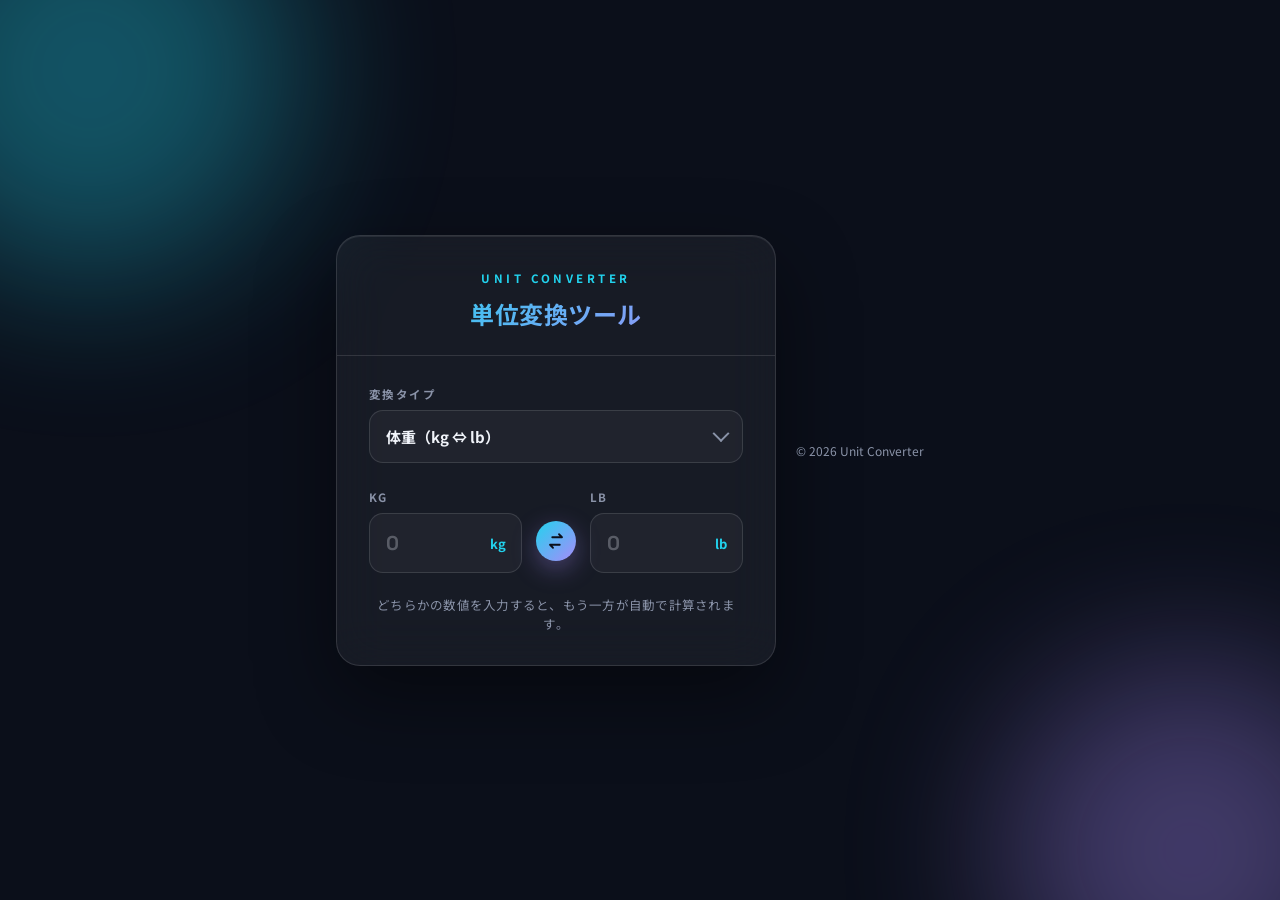
<file: converter.html>
<!DOCTYPE html>
<html lang="ja">
<head>
<meta charset="UTF-8">
<meta name="viewport" content="width=device-width, initial-scale=1.0">
<meta name="description" content="kg⇔lb、cm⇔inch、℃⇔℉ をリアルタイムで変換できる単位変換ツール。">
<meta name="theme-color" content="#0b0f1a">
<title>単位変換ツール | kg・lb / cm・inch / ℃・℉</title>
<link rel="preconnect" href="https://fonts.googleapis.com">
<link rel="preconnect" href="https://fonts.gstatic.com" crossorigin>
<link href="https://fonts.googleapis.com/css2?family=Noto+Sans+JP:wght@400;500;700;900&family=Space+Grotesk:wght@500;700&display=swap" rel="stylesheet">
<style>
  :root {
    --bg-a: #0b0f1a;
    --bg-b: #121a2e;
    --glass: rgba(255, 255, 255, 0.05);
    --glass-border: rgba(255, 255, 255, 0.12);
    --ink: #f1f4fa;
    --ink-soft: #8a93a8;
    --cyan: #22d3ee;
    --violet: #a78bfa;
    --grad: linear-gradient(135deg, var(--cyan), var(--violet));
  }

  * {
    margin: 0;
    padding: 0;
    box-sizing: border-box;
  }

  body {
    font-family: "Noto Sans JP", "Hiragino Kaku Gothic ProN", sans-serif;
    background: var(--bg-a);
    color: var(--ink);
    min-height: 100vh;
    display: flex;
    align-items: center;
    justify-content: center;
    padding: 32px 16px;
    position: relative;
    overflow-x: hidden;
  }

  .num {
    font-family: "Space Grotesk", "Noto Sans JP", sans-serif;
  }

  /* ---------- animated background ---------- */

  .orb {
    position: fixed;
    border-radius: 50%;
    filter: blur(80px);
    opacity: 0.35;
    z-index: 0;
    pointer-events: none;
  }

  .orb-1 {
    width: 420px;
    height: 420px;
    background: var(--cyan);
    top: -140px;
    left: -120px;
    animation: float1 14s ease-in-out infinite;
  }

  .orb-2 {
    width: 380px;
    height: 380px;
    background: var(--violet);
    bottom: -140px;
    right: -100px;
    animation: float2 16s ease-in-out infinite;
  }

  @keyframes float1 {
    0%, 100% { transform: translate(0, 0) scale(1); }
    50%      { transform: translate(60px, 40px) scale(1.1); }
  }

  @keyframes float2 {
    0%, 100% { transform: translate(0, 0) scale(1); }
    50%      { transform: translate(-50px, -30px) scale(1.08); }
  }

  /* ---------- card ---------- */

  .card {
    position: relative;
    z-index: 1;
    width: 100%;
    max-width: 440px;
    background: var(--glass);
    border: 1px solid var(--glass-border);
    border-radius: 24px;
    backdrop-filter: blur(24px);
    -webkit-backdrop-filter: blur(24px);
    box-shadow: 0 30px 80px rgba(0, 0, 0, 0.45), inset 0 1px 0 rgba(255, 255, 255, 0.08);
    overflow: hidden;
    animation: cardIn 0.6s ease both;
  }

  @keyframes cardIn {
    from { opacity: 0; transform: translateY(16px) scale(0.98); }
    to   { opacity: 1; transform: translateY(0) scale(1); }
  }

  .card-header {
    padding: 34px 32px 24px;
    text-align: center;
    border-bottom: 1px solid var(--glass-border);
  }

  .eyebrow {
    font-size: 11.5px;
    font-weight: 700;
    letter-spacing: 0.3em;
    color: var(--cyan);
    text-transform: uppercase;
  }

  .card-title {
    margin-top: 10px;
    font-size: 24px;
    font-weight: 700;
    letter-spacing: 0.02em;
    background: var(--grad);
    -webkit-background-clip: text;
    background-clip: text;
    color: transparent;
  }

  .card-body {
    padding: 30px 32px 32px;
  }

  label {
    display: block;
    font-size: 11.5px;
    font-weight: 700;
    letter-spacing: 0.12em;
    color: var(--ink-soft);
    text-transform: uppercase;
    margin-bottom: 8px;
  }

  .field-group {
    margin-bottom: 26px;
  }

  .select-wrap {
    position: relative;
  }

  .select-wrap::after {
    content: "";
    position: absolute;
    right: 16px;
    top: 50%;
    width: 10px;
    height: 10px;
    border-right: 2px solid var(--ink-soft);
    border-bottom: 2px solid var(--ink-soft);
    transform: translateY(-70%) rotate(45deg);
    pointer-events: none;
  }

  select {
    width: 100%;
    appearance: none;
    -webkit-appearance: none;
    background: rgba(255, 255, 255, 0.04);
    border: 1px solid var(--glass-border);
    border-radius: 14px;
    padding: 15px 44px 15px 16px;
    font-size: 15px;
    font-weight: 700;
    color: var(--ink);
    font-family: inherit;
    cursor: pointer;
    transition: border-color 0.2s ease, box-shadow 0.2s ease;
  }

  select:focus {
    outline: none;
    border-color: var(--cyan);
    box-shadow: 0 0 0 4px rgba(34, 211, 238, 0.15);
  }

  select option {
    background: var(--bg-b);
    color: var(--ink);
  }

  .convert-row {
    display: flex;
    align-items: center;
    gap: 14px;
  }

  .input-block {
    flex: 1;
    min-width: 0;
  }

  .input-wrap {
    position: relative;
  }

  input[type="number"] {
    width: 100%;
    border: 1px solid var(--glass-border);
    border-radius: 14px;
    padding: 16px 54px 16px 16px;
    font-size: 20px;
    font-weight: 700;
    color: var(--ink);
    font-family: "Space Grotesk", inherit;
    background: rgba(255, 255, 255, 0.04);
    transition: border-color 0.2s ease, box-shadow 0.2s ease, background 0.2s ease;
  }

  input[type="number"]::placeholder {
    color: rgba(241, 244, 250, 0.28);
  }

  input[type="number"]:focus {
    outline: none;
    border-color: var(--cyan);
    background: rgba(34, 211, 238, 0.06);
    box-shadow: 0 0 0 4px rgba(34, 211, 238, 0.15);
  }

  input[type="number"].pulse {
    animation: pulse 0.35s ease;
  }

  @keyframes pulse {
    0%   { box-shadow: 0 0 0 0 rgba(167, 139, 250, 0.4); }
    100% { box-shadow: 0 0 0 8px rgba(167, 139, 250, 0); }
  }

  .unit-label {
    position: absolute;
    right: 16px;
    top: 50%;
    transform: translateY(-50%);
    font-size: 13px;
    font-weight: 700;
    color: var(--cyan);
    pointer-events: none;
  }

  .swap-icon {
    flex-shrink: 0;
    width: 40px;
    height: 40px;
    border-radius: 50%;
    background: var(--grad);
    color: var(--bg-a);
    display: flex;
    align-items: center;
    justify-content: center;
    margin-top: 20px;
    box-shadow: 0 8px 24px rgba(167, 139, 250, 0.35);
    transition: transform 0.4s ease;
  }

  .swap-icon.spin {
    transform: rotate(180deg);
  }

  .swap-icon svg {
    width: 18px;
    height: 18px;
  }

  .hint {
    margin-top: 22px;
    text-align: center;
    font-size: 12.5px;
    color: var(--ink-soft);
    letter-spacing: 0.02em;
  }

  footer {
    position: relative;
    z-index: 1;
    padding: 20px;
    text-align: center;
    font-size: 12px;
    color: var(--ink-soft);
  }

  @media (max-width: 420px) {
    .card-body { padding: 26px 22px 28px; }
    .card-header { padding: 30px 22px 22px; }
  }
</style>
</head>
<body>

  <div class="orb orb-1"></div>
  <div class="orb orb-2"></div>

  <div class="card">
    <div class="card-header">
      <p class="eyebrow">Unit Converter</p>
      <h1 class="card-title">単位変換ツール</h1>
    </div>

    <div class="card-body">
      <div class="field-group">
        <label for="type">変換タイプ</label>
        <div class="select-wrap">
          <select id="type">
            <option value="kg-lb">体重（kg ⇔ lb）</option>
            <option value="cm-inch">長さ（cm ⇔ inch）</option>
            <option value="c-f">気温（℃ ⇔ ℉）</option>
          </select>
        </div>
      </div>

      <div class="convert-row">
        <div class="input-block">
          <label id="labelLeft" for="valueLeft">kg</label>
          <div class="input-wrap">
            <input class="num" type="number" id="valueLeft" inputmode="decimal" placeholder="0">
            <span class="unit-label" id="unitLeft">kg</span>
          </div>
        </div>

        <div class="swap-icon" id="swapIcon">
          <svg viewBox="0 0 24 24" fill="none" stroke="currentColor" stroke-width="2.4" stroke-linecap="round" stroke-linejoin="round">
            <path d="M7 7h13l-4-4"></path>
            <path d="M17 17H4l4 4"></path>
          </svg>
        </div>

        <div class="input-block">
          <label id="labelRight" for="valueRight">lb</label>
          <div class="input-wrap">
            <input class="num" type="number" id="valueRight" inputmode="decimal" placeholder="0">
            <span class="unit-label" id="unitRight">lb</span>
          </div>
        </div>
      </div>

      <p class="hint">どちらかの数値を入力すると、もう一方が自動で計算されます。</p>
    </div>
  </div>

  <footer>&copy; 2026 Unit Converter</footer>

  <script>
    const CONFIG = {
      'kg-lb': {
        left: 'kg', right: 'lb',
        toRight: kg => kg * 2.2046226218,
        toLeft: lb => lb / 2.2046226218,
      },
      'cm-inch': {
        left: 'cm', right: 'inch',
        toRight: cm => cm / 2.54,
        toLeft: inch => inch * 2.54,
      },
      'c-f': {
        left: '℃', right: '℉',
        toRight: c => c * 9 / 5 + 32,
        toLeft: f => (f - 32) * 5 / 9,
      },
    };

    const typeSelect = document.getElementById('type');
    const valueLeft = document.getElementById('valueLeft');
    const valueRight = document.getElementById('valueRight');
    const labelLeft = document.getElementById('labelLeft');
    const labelRight = document.getElementById('labelRight');
    const unitLeft = document.getElementById('unitLeft');
    const unitRight = document.getElementById('unitRight');
    const swapIcon = document.getElementById('swapIcon');

    function round(n) {
      return Math.round(n * 10000) / 10000;
    }

    function pulse(el) {
      el.classList.remove('pulse');
      void el.offsetWidth;
      el.classList.add('pulse');
    }

    function applyLabels() {
      const cfg = CONFIG[typeSelect.value];
      labelLeft.textContent = cfg.left;
      labelRight.textContent = cfg.right;
      unitLeft.textContent = cfg.left;
      unitRight.textContent = cfg.right;
    }

    function onLeftInput() {
      const cfg = CONFIG[typeSelect.value];
      if (valueLeft.value === '') {
        valueRight.value = '';
        return;
      }
      const n = parseFloat(valueLeft.value);
      if (Number.isNaN(n)) return;
      valueRight.value = round(cfg.toRight(n));
      pulse(valueRight);
    }

    function onRightInput() {
      const cfg = CONFIG[typeSelect.value];
      if (valueRight.value === '') {
        valueLeft.value = '';
        return;
      }
      const n = parseFloat(valueRight.value);
      if (Number.isNaN(n)) return;
      valueLeft.value = round(cfg.toLeft(n));
      pulse(valueLeft);
    }

    typeSelect.addEventListener('change', () => {
      applyLabels();
      valueLeft.value = '';
      valueRight.value = '';
      swapIcon.classList.add('spin');
      setTimeout(() => swapIcon.classList.remove('spin'), 400);
      valueLeft.focus();
    });

    valueLeft.addEventListener('input', onLeftInput);
    valueRight.addEventListener('input', onRightInput);

    applyLabels();
  </script>

</body>
</html>
</file>
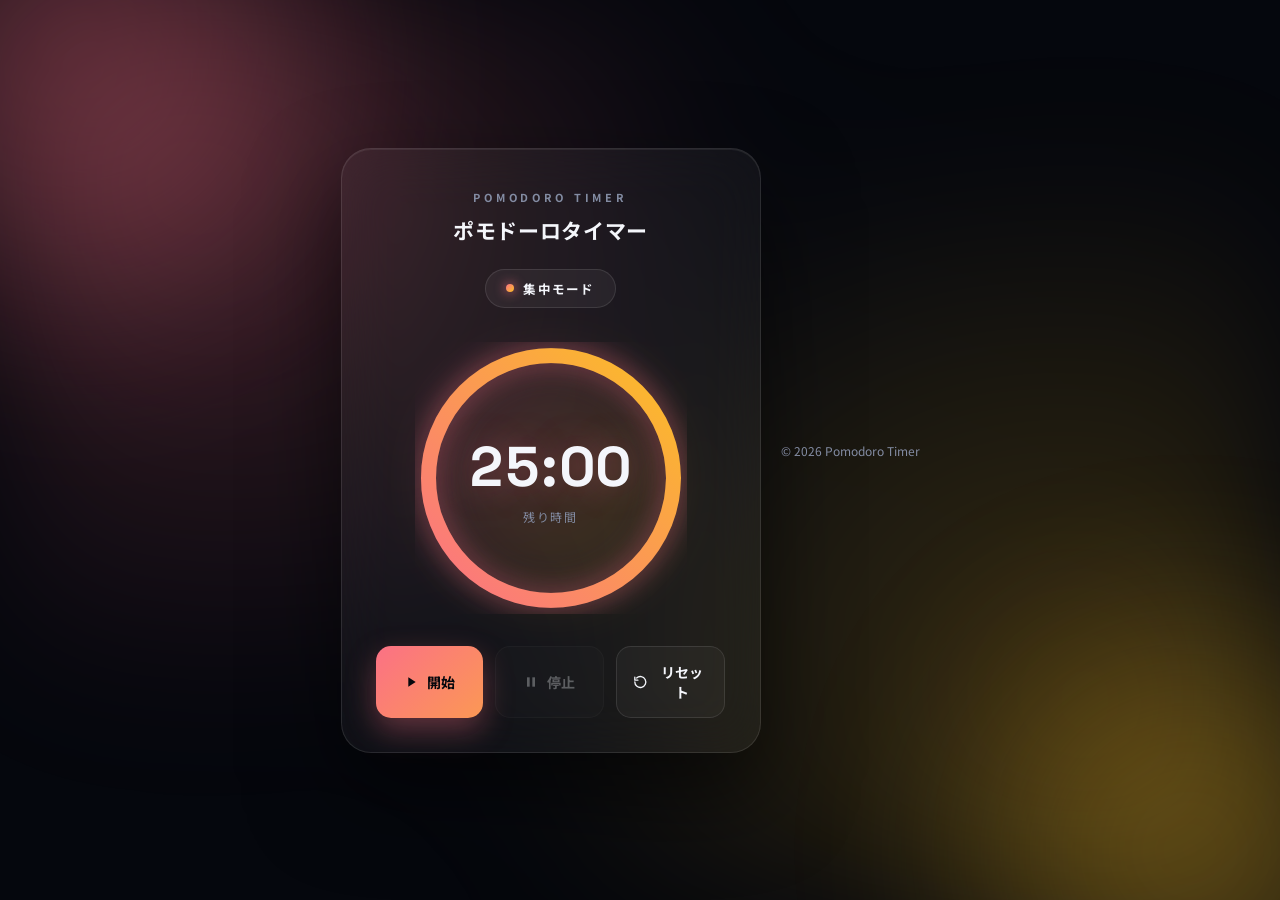
<file: pomodoro.html>
<!DOCTYPE html>
<html lang="ja">
<head>
<meta charset="UTF-8">
<meta name="viewport" content="width=device-width, initial-scale=1.0">
<meta name="description" content="25分集中・5分休憩を繰り返す、集中したくなる美しいポモドーロタイマー。">
<meta name="theme-color" content="#05070d">
<title>ポモドーロタイマー</title>
<link rel="preconnect" href="https://fonts.googleapis.com">
<link rel="preconnect" href="https://fonts.gstatic.com" crossorigin>
<link href="https://fonts.googleapis.com/css2?family=Noto+Sans+JP:wght@400;500;700;900&family=Space+Grotesk:wght@500;700&display=swap" rel="stylesheet">
<style>
  @property --accent-a {
    syntax: '<color>';
    inherits: true;
    initial-value: #fb7185;
  }

  @property --accent-b {
    syntax: '<color>';
    inherits: true;
    initial-value: #fbbf24;
  }

  :root {
    --bg: #05070d;
    --ink: #f4f6fb;
    --ink-soft: #838ca3;
    --glass: rgba(255, 255, 255, 0.045);
    --glass-border: rgba(255, 255, 255, 0.1);
    --track: rgba(255, 255, 255, 0.07);
    --accent-a: #fb7185;
    --accent-b: #fbbf24;
  }

  body.mode-break {
    --accent-a: #34d399;
    --accent-b: #22d3ee;
  }

  * {
    margin: 0;
    padding: 0;
    box-sizing: border-box;
  }

  body {
    font-family: "Noto Sans JP", "Hiragino Kaku Gothic ProN", sans-serif;
    background: var(--bg);
    color: var(--ink);
    min-height: 100vh;
    display: flex;
    align-items: center;
    justify-content: center;
    padding: 32px 16px;
    position: relative;
    overflow-x: hidden;
    transition: --accent-a 0.9s ease, --accent-b 0.9s ease;
  }

  .num {
    font-family: "Space Grotesk", "Noto Sans JP", sans-serif;
  }

  /* ---------- ambient background ---------- */

  .mesh {
    position: fixed;
    inset: 0;
    z-index: 0;
    pointer-events: none;
    background: radial-gradient(circle at 15% 20%, color-mix(in srgb, var(--accent-a) 22%, transparent), transparent 42%),
                radial-gradient(circle at 85% 78%, color-mix(in srgb, var(--accent-b) 20%, transparent), transparent 45%),
                radial-gradient(circle at 50% 50%, rgba(255,255,255,0.02), transparent 60%);
    filter: blur(70px);
    transition: background 0.9s ease;
  }

  .orb {
    position: fixed;
    border-radius: 50%;
    filter: blur(100px);
    opacity: 0.28;
    z-index: 0;
    pointer-events: none;
  }

  .orb-1 {
    width: 460px;
    height: 460px;
    background: var(--accent-a);
    top: -160px;
    left: -140px;
    animation: float1 16s ease-in-out infinite;
    transition: background 0.9s ease;
  }

  .orb-2 {
    width: 420px;
    height: 420px;
    background: var(--accent-b);
    bottom: -160px;
    right: -120px;
    animation: float2 18s ease-in-out infinite;
    transition: background 0.9s ease;
  }

  @keyframes float1 {
    0%, 100% { transform: translate(0, 0) scale(1); }
    50%      { transform: translate(60px, 40px) scale(1.12); }
  }

  @keyframes float2 {
    0%, 100% { transform: translate(0, 0) scale(1); }
    50%      { transform: translate(-50px, -30px) scale(1.1); }
  }

  /* ---------- card ---------- */

  .card {
    position: relative;
    z-index: 1;
    width: 100%;
    max-width: 420px;
    background: var(--glass);
    border: 1px solid var(--glass-border);
    border-radius: 30px;
    backdrop-filter: blur(28px);
    -webkit-backdrop-filter: blur(28px);
    box-shadow: 0 40px 90px rgba(0, 0, 0, 0.55), inset 0 1px 0 rgba(255, 255, 255, 0.07);
    padding: 40px 34px 34px;
    text-align: center;
    animation: cardIn 0.7s cubic-bezier(0.22, 1, 0.36, 1) both;
  }

  @keyframes cardIn {
    from { opacity: 0; transform: translateY(20px) scale(0.97); }
    to   { opacity: 1; transform: translateY(0) scale(1); }
  }

  .eyebrow {
    font-size: 11px;
    font-weight: 700;
    letter-spacing: 0.34em;
    color: var(--ink-soft);
    text-transform: uppercase;
  }

  .card-title {
    margin-top: 10px;
    font-size: 21px;
    font-weight: 700;
    letter-spacing: 0.03em;
  }

  .mode-badge {
    display: inline-flex;
    align-items: center;
    gap: 9px;
    margin-top: 24px;
    padding: 9px 20px;
    border-radius: 999px;
    background: rgba(255, 255, 255, 0.05);
    border: 1px solid var(--glass-border);
    font-size: 12.5px;
    font-weight: 700;
    letter-spacing: 0.1em;
  }

  .mode-badge .dot {
    width: 8px;
    height: 8px;
    border-radius: 50%;
    background: linear-gradient(135deg, var(--accent-a), var(--accent-b));
    box-shadow: 0 0 12px var(--accent-a);
  }

  .mode-badge.is-running .dot {
    animation: dotPulse 1.6s ease-in-out infinite;
  }

  @keyframes dotPulse {
    0%, 100% { transform: scale(1); opacity: 1; }
    50%      { transform: scale(1.5); opacity: 0.6; }
  }

  /* ---------- ring ---------- */

  .ring-wrap {
    position: relative;
    width: 272px;
    height: 272px;
    margin: 34px auto 8px;
  }

  .breath {
    position: absolute;
    inset: 18px;
    border-radius: 50%;
    background: linear-gradient(135deg, var(--accent-a), var(--accent-b));
    opacity: 0.14;
    filter: blur(30px);
    transition: background 0.9s ease;
  }

  .ring-wrap.is-running .breath {
    animation: breathe 4.2s ease-in-out infinite;
  }

  @keyframes breathe {
    0%, 100% { transform: scale(0.94); opacity: 0.12; }
    50%      { transform: scale(1.08); opacity: 0.26; }
  }

  .ring-wrap svg {
    position: relative;
    width: 100%;
    height: 100%;
    transform: rotate(-90deg);
  }

  .ring-track {
    fill: none;
    stroke: var(--track);
    stroke-width: 11;
  }

  .ring-progress {
    fill: none;
    stroke-width: 11;
    stroke-linecap: round;
    stroke: url(#ringGradient);
    transition: stroke-dashoffset 1s linear;
    filter: drop-shadow(0 0 10px color-mix(in srgb, var(--accent-a) 55%, transparent));
  }

  .ring-center {
    position: absolute;
    inset: 0;
    display: flex;
    flex-direction: column;
    align-items: center;
    justify-content: center;
  }

  .time {
    font-size: 56px;
    font-weight: 700;
    letter-spacing: 0.02em;
    font-variant-numeric: tabular-nums;
    text-shadow: 0 0 34px color-mix(in srgb, var(--accent-a) 35%, transparent);
    transition: text-shadow 0.9s ease;
  }

  .time.tick {
    animation: tickPulse 0.4s ease;
  }

  @keyframes tickPulse {
    0%   { opacity: 0.72; }
    100% { opacity: 1; }
  }

  .time-sub {
    margin-top: 6px;
    font-size: 12px;
    color: var(--ink-soft);
    letter-spacing: 0.14em;
  }

  /* ---------- controls ---------- */

  .controls {
    display: flex;
    gap: 12px;
    margin-top: 32px;
  }

  button {
    flex: 1;
    display: inline-flex;
    align-items: center;
    justify-content: center;
    gap: 8px;
    font-family: inherit;
    font-size: 14px;
    font-weight: 700;
    letter-spacing: 0.03em;
    padding: 15px 16px;
    border-radius: 15px;
    border: 1px solid var(--glass-border);
    background: rgba(255, 255, 255, 0.04);
    color: var(--ink);
    cursor: pointer;
    transition: transform 0.18s ease, box-shadow 0.18s ease, opacity 0.18s ease, background 0.18s ease, border-color 0.18s ease;
  }

  button svg {
    width: 16px;
    height: 16px;
  }

  button:disabled {
    opacity: 0.32;
    cursor: not-allowed;
  }

  button:not(:disabled):hover {
    transform: translateY(-2px);
    border-color: color-mix(in srgb, var(--accent-a) 40%, var(--glass-border));
  }

  button:not(:disabled):active {
    transform: translateY(0);
  }

  #startBtn {
    background: linear-gradient(135deg, var(--accent-a), var(--accent-b));
    background-size: 200% 200%;
    color: #05070d;
    border: none;
    box-shadow: 0 12px 30px color-mix(in srgb, var(--accent-a) 35%, transparent);
    animation: shimmer 5s ease infinite;
  }

  @keyframes shimmer {
    0%, 100% { background-position: 0% 50%; }
    50%      { background-position: 100% 50%; }
  }

  #startBtn:not(:disabled):hover {
    box-shadow: 0 16px 36px color-mix(in srgb, var(--accent-a) 45%, transparent);
  }

  footer {
    position: relative;
    z-index: 1;
    padding: 20px;
    text-align: center;
    font-size: 12px;
    color: var(--ink-soft);
  }
</style>
</head>
<body class="mode-focus">

  <div class="mesh"></div>
  <div class="orb orb-1"></div>
  <div class="orb orb-2"></div>

  <div class="card">
    <p class="eyebrow">Pomodoro Timer</p>
    <h1 class="card-title">ポモドーロタイマー</h1>

    <div class="mode-badge" id="modeBadge">
      <span class="dot"></span>
      <span id="modeLabel">集中モード</span>
    </div>

    <div class="ring-wrap" id="ringWrap">
      <div class="breath"></div>
      <svg viewBox="0 0 200 200">
        <defs>
          <linearGradient id="ringGradient" x1="0%" y1="0%" x2="100%" y2="100%">
            <stop id="gradStop1" offset="0%" stop-color="#fb7185"></stop>
            <stop id="gradStop2" offset="100%" stop-color="#fbbf24"></stop>
          </linearGradient>
        </defs>
        <circle class="ring-track" cx="100" cy="100" r="90"></circle>
        <circle class="ring-progress" id="ringProgress" cx="100" cy="100" r="90"></circle>
      </svg>
      <div class="ring-center">
        <div class="time num" id="timeDisplay">25:00</div>
        <div class="time-sub" id="timeSub">残り時間</div>
      </div>
    </div>

    <div class="controls">
      <button id="startBtn">
        <svg viewBox="0 0 24 24" fill="currentColor"><path d="M8 5v14l11-7z"></path></svg>
        開始
      </button>
      <button id="stopBtn" disabled>
        <svg viewBox="0 0 24 24" fill="currentColor"><rect x="6" y="5" width="4" height="14"></rect><rect x="14" y="5" width="4" height="14"></rect></svg>
        停止
      </button>
      <button id="resetBtn">
        <svg viewBox="0 0 24 24" fill="none" stroke="currentColor" stroke-width="2.2" stroke-linecap="round" stroke-linejoin="round">
          <path d="M3 12a9 9 0 1 0 3-6.7"></path>
          <path d="M3 4v5h5"></path>
        </svg>
        リセット
      </button>
    </div>
  </div>

  <footer>&copy; 2026 Pomodoro Timer</footer>

  <script>
    const FOCUS_SEC = 25 * 60;
    const BREAK_SEC = 5 * 60;
    const CIRCUMFERENCE = 2 * Math.PI * 90;

    const body = document.body;
    const modeBadge = document.getElementById('modeBadge');
    const modeLabel = document.getElementById('modeLabel');
    const ringWrap = document.getElementById('ringWrap');
    const timeDisplay = document.getElementById('timeDisplay');
    const timeSub = document.getElementById('timeSub');
    const ringProgress = document.getElementById('ringProgress');
    const gradStop1 = document.getElementById('gradStop1');
    const gradStop2 = document.getElementById('gradStop2');
    const startBtn = document.getElementById('startBtn');
    const stopBtn = document.getElementById('stopBtn');
    const resetBtn = document.getElementById('resetBtn');

    ringProgress.style.strokeDasharray = String(CIRCUMFERENCE);

    let mode = 'focus';
    let total = FOCUS_SEC;
    let remaining = FOCUS_SEC;
    let running = false;
    let timerId = null;
    let audioCtx = null;

    function formatTime(s) {
      const mm = String(Math.floor(s / 60)).padStart(2, '0');
      const ss = String(s % 60).padStart(2, '0');
      return `${mm}:${ss}`;
    }

    function updateDisplay() {
      timeDisplay.textContent = formatTime(remaining);
      const offset = CIRCUMFERENCE * (1 - remaining / total);
      ringProgress.style.strokeDashoffset = String(offset);

      if (mode === 'focus') {
        body.classList.remove('mode-break');
        body.classList.add('mode-focus');
        modeLabel.textContent = '集中モード';
        timeSub.textContent = running ? '集中中…' : '残り時間';
        gradStop1.setAttribute('stop-color', '#fb7185');
        gradStop2.setAttribute('stop-color', '#fbbf24');
      } else {
        body.classList.remove('mode-focus');
        body.classList.add('mode-break');
        modeLabel.textContent = '休憩モード';
        timeSub.textContent = running ? '休憩中…' : '残り時間';
        gradStop1.setAttribute('stop-color', '#34d399');
        gradStop2.setAttribute('stop-color', '#22d3ee');
      }

      modeBadge.classList.toggle('is-running', running);
      ringWrap.classList.toggle('is-running', running);
    }

    function pulseTime() {
      timeDisplay.classList.remove('tick');
      void timeDisplay.offsetWidth;
      timeDisplay.classList.add('tick');
    }

    function ensureAudio() {
      if (!audioCtx) {
        audioCtx = new (window.AudioContext || window.webkitAudioContext)();
      }
      if (audioCtx.state === 'suspended') {
        audioCtx.resume();
      }
    }

    function playChime() {
      if (!audioCtx) return;
      const now = audioCtx.currentTime;
      const notes = [
        { t: 0, f: 660 },
        { t: 0.22, f: 660 },
        { t: 0.44, f: 880 },
      ];
      notes.forEach(({ t, f }) => {
        const osc = audioCtx.createOscillator();
        const gain = audioCtx.createGain();
        osc.type = 'sine';
        osc.frequency.value = f;
        gain.gain.setValueAtTime(0.0001, now + t);
        gain.gain.exponentialRampToValueAtTime(0.32, now + t + 0.02);
        gain.gain.exponentialRampToValueAtTime(0.0001, now + t + 0.32);
        osc.connect(gain).connect(audioCtx.destination);
        osc.start(now + t);
        osc.stop(now + t + 0.34);
      });
    }

    function switchMode() {
      const finishedFocus = mode === 'focus';
      mode = finishedFocus ? 'break' : 'focus';
      total = mode === 'focus' ? FOCUS_SEC : BREAK_SEC;
      remaining = total;
      if (finishedFocus) playChime();
    }

    function tick() {
      remaining--;
      if (remaining <= 0) {
        switchMode();
      }
      updateDisplay();
      pulseTime();
    }

    function setButtons() {
      startBtn.disabled = running;
      stopBtn.disabled = !running;
    }

    function start() {
      if (running) return;
      ensureAudio();
      running = true;
      timerId = setInterval(tick, 1000);
      setButtons();
      updateDisplay();
    }

    function stop() {
      running = false;
      clearInterval(timerId);
      setButtons();
      updateDisplay();
    }

    function reset() {
      running = false;
      clearInterval(timerId);
      mode = 'focus';
      total = FOCUS_SEC;
      remaining = FOCUS_SEC;
      setButtons();
      updateDisplay();
    }

    startBtn.addEventListener('click', start);
    stopBtn.addEventListener('click', stop);
    resetBtn.addEventListener('click', reset);

    setButtons();
    updateDisplay();
  </script>

</body>
</html>
</file>
<file: yano-sekkotsuin/style.css>
/* =========================================================
   矢野接骨院 LP スタイルシート
   モバイルファースト / ネイビー・ホワイト・ゴールド
   神経整体×筋膜リリース×骨盤矯正
   ========================================================= */

:root {
  --navy: #12294d;
  --navy-dark: #091830;
  --navy-mid: #1d3c68;
  --navy-soft: #eef2f8;
  --gold: #b8944f;
  --gold-light: #e9d7ac;
  --gold-soft: #f6f0e0;
  --white: #ffffff;
  --bg: #faf9f6;
  --text: #24303f;
  --text-soft: #606a78;
  --border: #e5e9f0;
  --line: #06c755;

  --font: "Noto Sans JP", "Hiragino Kaku Gothic ProN", "Yu Gothic", sans-serif;

  --r-sm: 10px;
  --r-md: 18px;
  --r-lg: 28px;
  --r-pill: 999px;

  --sh-sm: 0 2px 12px rgba(18, 41, 77, 0.07);
  --sh-md: 0 12px 32px rgba(18, 41, 77, 0.14);

  --header-h: 62px;
}

/* ---------- reset ---------- */
* { margin: 0; padding: 0; box-sizing: border-box; }

html { scroll-behavior: smooth; scroll-padding-top: var(--header-h); }

body {
  font-family: var(--font);
  color: var(--text);
  background: var(--bg);
  line-height: 1.8;
  font-size: 15px;
  -webkit-font-smoothing: antialiased;
  overflow-x: hidden;
}

img { max-width: 100%; display: block; }
a { color: inherit; text-decoration: none; }
ul { list-style: none; }
button { font: inherit; background: none; border: none; cursor: pointer; }
input, textarea, select { font: inherit; }
h1, h2, h3 { line-height: 1.5; }

.container { width: 100%; max-width: 1120px; margin: 0 auto; padding: 0 20px; }

.sp-only { display: inline; }
@media (min-width: 600px) { .sp-only { display: none; } }

/* ---------- section framework ---------- */
.section { padding: 60px 0; }
.section-alt { background: var(--navy-soft); }

.section-head { max-width: 640px; margin: 0 auto 36px; text-align: center; }

.eyebrow {
  display: inline-flex;
  align-items: center;
  gap: 8px;
  font-family: var(--font);
  font-weight: 900;
  font-size: 11.5px;
  letter-spacing: 0.16em;
  color: var(--gold);
  margin-bottom: 12px;
}
.eyebrow::before, .eyebrow::after {
  content: "";
  width: 16px;
  height: 1px;
  background: var(--gold);
}

.title {
  font-size: 23px;
  font-weight: 900;
  color: var(--navy);
  letter-spacing: 0.02em;
}
.title .accent { color: var(--gold); }

.lead {
  margin-top: 14px;
  color: var(--text-soft);
  font-size: 14px;
  line-height: 1.9;
}

/* ---------- skip link ---------- */
.skip-link {
  position: absolute; left: -999px; top: auto;
  background: var(--navy); color: var(--white);
  padding: 10px 18px; border-radius: var(--r-sm); z-index: 999;
}
.skip-link:focus { left: 12px; top: 12px; }

/* ---------- buttons ---------- */
.btn {
  display: inline-flex; align-items: center; justify-content: center; gap: 8px;
  padding: 15px 26px; border-radius: var(--r-pill);
  font-weight: 700; font-size: 14px; letter-spacing: 0.02em;
  transition: transform 0.18s ease, box-shadow 0.18s ease, filter 0.18s ease;
  white-space: nowrap;
}
.btn:active { transform: scale(0.97); }
.btn svg { width: 17px; height: 17px; flex-shrink: 0; }

.btn-gold { background: linear-gradient(135deg, var(--gold-light), var(--gold)); color: var(--navy-dark); box-shadow: 0 10px 22px rgba(184, 148, 79, 0.35); }
.btn-line { background: var(--line); color: var(--white); box-shadow: 0 10px 22px rgba(6, 199, 85, 0.28); position: relative; }
.btn-navy { background: var(--navy); color: var(--white); box-shadow: var(--sh-md); }
.btn-outline { background: transparent; color: var(--navy); border: 1.5px solid var(--navy); }
.btn-outline-light { background: transparent; color: var(--white); border: 1.5px solid rgba(255,255,255,0.5); }

.btn-block { width: 100%; }
.btn-lg { padding: 17px 30px; font-size: 15.5px; }

.btn-pair { display: flex; flex-direction: column; gap: 12px; }

/* LINE button emphasis: subtle pulse ring on the highest-priority CTAs only */
.btn-line.is-pulse { animation: linePulse 2.2s ease-in-out infinite; }
@keyframes linePulse {
  0%, 100% { box-shadow: 0 10px 22px rgba(6,199,85,0.28), 0 0 0 0 rgba(6,199,85,0.45); }
  50% { box-shadow: 0 10px 22px rgba(6,199,85,0.28), 0 0 0 9px rgba(6,199,85,0); }
}
@media (prefers-reduced-motion: reduce) { .btn-line.is-pulse { animation: none; } }

.reserve-note { margin-top: 14px; text-align: center; font-size: 12px; color: var(--text-soft); }

/* ---------- header ---------- */
.header {
  position: fixed; top: 0; left: 0; right: 0; height: var(--header-h);
  display: flex; align-items: center;
  background: rgba(250, 249, 246, 0.86);
  backdrop-filter: blur(10px);
  z-index: 500;
  transition: background 0.3s ease, box-shadow 0.3s ease;
}
.header.is-scrolled { background: rgba(255,255,255,0.98); box-shadow: 0 2px 18px rgba(18,41,77,0.08); }

.header-inner { display: flex; align-items: center; justify-content: space-between; height: 100%; }

.brand { display: flex; flex-direction: column; line-height: 1.15; }
.brand-name { font-size: 16.5px; font-weight: 900; color: var(--navy); letter-spacing: 0.02em; }
.brand-en { font-size: 9px; color: var(--gold); letter-spacing: 0.1em; font-weight: 700; margin-top: 2px; }

.burger {
  width: 40px; height: 40px; display: flex; flex-direction: column;
  align-items: center; justify-content: center; gap: 5px; z-index: 600;
}
.burger span { display: block; width: 22px; height: 2px; background: var(--navy); border-radius: 2px; transition: transform 0.3s ease, opacity 0.3s ease; }
.burger.is-active span:nth-child(1) { transform: translateY(7px) rotate(45deg); }
.burger.is-active span:nth-child(2) { opacity: 0; }
.burger.is-active span:nth-child(3) { transform: translateY(-7px) rotate(-45deg); }

.nav {
  position: fixed; top: var(--header-h); left: 0; right: 0; bottom: 0;
  background: var(--white); padding: 26px 24px 36px; overflow-y: auto;
  transform: translateX(100%); transition: transform 0.35s ease; z-index: 400;
}
.nav.is-open { transform: translateX(0); }

.nav-links { display: flex; flex-direction: column; gap: 2px; margin-bottom: 26px; }
.nav-links a { display: block; padding: 13px 6px; font-size: 15px; font-weight: 700; color: var(--navy); border-bottom: 1px solid var(--border); }

.nav-cta { display: flex; flex-direction: column; gap: 12px; }

/* ---------- floating cta (mobile) ---------- */
.floating-cta { position: fixed; left: 0; right: 0; bottom: 0; display: flex; z-index: 450; box-shadow: 0 -6px 20px rgba(18,41,77,0.15); }
.floating-cta a { display: flex; align-items: center; justify-content: center; gap: 7px; padding: 15px 8px; font-weight: 700; font-size: 14px; }
.floating-cta .f-tel { flex: 1; background: var(--navy); color: var(--white); }
.floating-cta .f-line {
  flex: 1.35; background: var(--line); color: var(--white);
  animation: linePulse 2.2s ease-in-out infinite;
}
.floating-cta .f-line svg { width: 16px; height: 16px; }
@media (prefers-reduced-motion: reduce) { .floating-cta .f-line { animation: none; } }

/* ---------- hero (bright, soft, welcoming) ---------- */
.hero {
  position: relative;
  padding-top: calc(var(--header-h) + 28px);
  padding-bottom: 40px;
  background: linear-gradient(160deg, var(--bg) 0%, var(--navy-soft) 55%, var(--gold-soft) 100%);
  color: var(--text);
  overflow: hidden;
}
.hero-inner { position: relative; z-index: 1; }

.hero-tag {
  display: inline-flex; align-items: center; gap: 6px;
  background: var(--white); border: 1px solid var(--gold-light);
  color: var(--navy); font-size: 11.5px; font-weight: 700; letter-spacing: 0.05em;
  padding: 7px 15px; border-radius: var(--r-pill); box-shadow: var(--sh-sm);
}

.hero-offer {
  margin-top: 14px; display: inline-flex; align-items: center; gap: 9px;
  background: var(--white); border: 1px solid var(--border);
  border-radius: var(--r-pill); padding: 6px 14px 6px 6px; box-shadow: var(--sh-sm);
}
.hero-offer b { background: var(--gold); color: var(--navy-dark); font-size: 10.5px; font-weight: 900; padding: 4px 10px; border-radius: var(--r-pill); }
.hero-offer span { font-size: 12px; font-weight: 700; color: var(--navy); }

.hero h1 {
  margin-top: 18px; font-size: 27px; font-weight: 900; line-height: 1.55; color: var(--navy);
}
.hero h1 .accent { color: var(--gold); }

.hero-desc { margin-top: 16px; font-size: 14px; color: var(--text-soft); line-height: 1.9; }

.hero-tags { margin-top: 20px; display: flex; flex-wrap: wrap; gap: 7px; }
.hero-tags span { font-size: 11.5px; font-weight: 700; color: var(--navy); background: var(--white); border: 1px solid var(--border); padding: 6px 12px; border-radius: var(--r-pill); }

.hero-cta { margin-top: 26px; }

.hero-photo { position: relative; margin-top: 30px; }
.hero-photo .frame {
  border-radius: var(--r-lg); overflow: hidden; box-shadow: var(--sh-md);
  aspect-ratio: 4 / 3; background: var(--navy-mid);
}
.hero-photo .frame img { width: 100%; height: 100%; object-fit: cover; display: block; }

.hero-float-card {
  position: absolute; left: 16px; bottom: -20px; z-index: 2;
  display: flex; align-items: center; gap: 10px;
  background: var(--white); color: var(--navy);
  border-radius: var(--r-md); padding: 12px 16px;
  box-shadow: var(--sh-md); font-size: 12px; font-weight: 700;
  max-width: calc(100% - 32px);
}
.hero-float-card .stars { color: var(--gold); font-size: 13px; letter-spacing: 1px; flex-shrink: 0; }
.hero-float-card span.txt { color: var(--text-soft); font-weight: 600; }
.hero-float-card:hover { text-decoration: none; }

.scroll-cue {
  display: flex; flex-direction: column; align-items: center; gap: 6px;
  margin: 44px auto 0; width: fit-content;
  color: var(--text-soft); font-size: 10px; font-weight: 700; letter-spacing: 0.14em;
}
.scroll-cue svg { width: 16px; height: 16px; color: var(--gold); animation: cueBounce 1.6s ease-in-out infinite; }
@keyframes cueBounce { 0%, 100% { transform: translateY(0); opacity: 0.5; } 50% { transform: translateY(6px); opacity: 1; } }
@media (prefers-reduced-motion: reduce) { .scroll-cue svg { animation: none; } }

/* ---------- trust strip (安心材料) ---------- */
.trust-strip { padding: 30px 0 6px; background: var(--bg); }
.trust-grid { display: grid; grid-template-columns: repeat(2, 1fr); gap: 12px; }
.trust-item {
  display: flex; flex-direction: column; align-items: center; text-align: center; gap: 9px;
  padding: 18px 10px; background: var(--white); border: 1px solid var(--border);
  border-radius: var(--r-md); box-shadow: var(--sh-sm);
}
.trust-item .ic { width: 30px; height: 30px; color: var(--gold); }
.trust-item span { font-size: 12px; font-weight: 700; color: var(--navy); line-height: 1.5; }

/* ---------- generic row-list (used by: flow / reasons / line-steps) ---------- */
.row-list { display: flex; flex-direction: column; gap: 0; }
.row-list.gap { gap: 14px; }

.row-item { display: flex; gap: 16px; align-items: flex-start; padding: 18px 0; border-bottom: 1px dashed var(--border); }
.row-item:last-child { border-bottom: none; }
.row-item.card { background: var(--white); border: 1px solid var(--border); border-radius: var(--r-md); padding: 18px; box-shadow: var(--sh-sm); border-bottom: 1px solid var(--border); }

.row-mark {
  flex-shrink: 0; width: 38px; height: 38px; border-radius: 50%;
  display: flex; align-items: center; justify-content: center;
  font-weight: 900; font-size: 13.5px;
}
.row-mark.navy { background: var(--navy); color: var(--gold-light); }
.row-mark.line { background: var(--line); color: var(--white); }
.row-mark.icon { border-radius: 13px; background: var(--gold-soft); color: var(--gold); }
.row-mark svg { width: 20px; height: 20px; }

.row-body h3 { font-size: 14.5px; font-weight: 900; color: var(--navy); margin-bottom: 5px; }
.row-body p { font-size: 13px; color: var(--text-soft); line-height: 1.85; }

/* ---------- cta banner ---------- */
.cta-banner {
  background: linear-gradient(120deg, var(--navy) 0%, var(--navy-mid) 100%);
  border-radius: var(--r-lg); padding: 28px 22px; color: var(--white); text-align: center;
}
.cta-banner h3 { font-size: 16.5px; font-weight: 900; line-height: 1.6; }
.cta-banner h3 .accent { color: var(--gold-light); }
.cta-banner p { margin-top: 8px; font-size: 12.5px; color: rgba(255,255,255,0.72); }
.cta-banner .btn-pair { margin-top: 20px; }

/* ---------- symptoms / checklist (also doubles as a tap-through menu) ---------- */
.check-grid { display: flex; flex-direction: column; gap: 10px; }
.check-item {
  display: flex; align-items: center; gap: 12px;
  background: var(--white); border: 1px solid var(--border); border-radius: var(--r-md);
  padding: 15px 44px 15px 16px; box-shadow: var(--sh-sm); position: relative;
  transition: background 0.18s ease, border-color 0.18s ease, transform 0.18s ease;
}
.check-item:hover, .check-item:active { background: var(--navy-soft); border-color: var(--gold-light); transform: translateX(2px); }
.check-item .ok { flex-shrink: 0; width: 20px; height: 20px; color: var(--gold); }
.check-item p { font-size: 13.5px; font-weight: 600; color: var(--text); line-height: 1.7; }
.check-item .chev {
  position: absolute; right: 14px; top: 50%; transform: translateY(-50%);
  width: 16px; height: 16px; color: var(--gold); flex-shrink: 0;
}
.check-hint { margin-top: 16px; text-align: center; font-size: 12px; color: var(--text-soft); }

.bridge-line { margin-top: 26px; text-align: center; font-size: 14.5px; font-weight: 700; color: var(--navy); line-height: 1.9; }
.bridge-line .accent { color: var(--gold); }

/* ---------- concept / pillars (photo + content cards) ---------- */
.pillar-grid { display: flex; flex-direction: column; gap: 18px; }
.pillar-card {
  background: var(--white); border-radius: var(--r-md); overflow: hidden; box-shadow: var(--sh-sm);
}
.pillar-photo { aspect-ratio: 4 / 3; background: var(--navy-soft); }
.pillar-photo img { width: 100%; height: 100%; object-fit: cover; display: block; }
.pillar-body { padding: 22px 20px; }
.pillar-eyebrow {
  display: inline-block; font-size: 11px; font-weight: 900; letter-spacing: 0.06em;
  color: var(--gold); background: var(--gold-soft); padding: 4px 11px; border-radius: var(--r-pill);
}
.pillar-card h3 { margin-top: 12px; font-size: 16.5px; color: var(--navy); font-weight: 900; }
.pillar-card p { margin-top: 10px; font-size: 13px; color: var(--text-soft); line-height: 1.85; }
.pillar-for {
  margin-top: 14px; padding-top: 14px; border-top: 1px dashed var(--border);
  font-size: 12px; color: var(--navy); font-weight: 700;
}
.pillar-for span { color: var(--gold); }

/* ---------- about ---------- */
.about-layout { display: flex; flex-direction: column; gap: 26px; }
.about-photo {
  border-radius: var(--r-lg); overflow: hidden; box-shadow: var(--sh-md);
  max-width: 360px; aspect-ratio: 4 / 3.4; margin: 0 auto;
}
.about-photo img { width: 100%; height: 100%; object-fit: cover; display: block; }
.about-headline {
  margin-top: 18px; text-align: center; font-size: 16.5px; font-weight: 900;
  color: var(--navy); line-height: 1.75; max-width: 320px; margin-left: auto; margin-right: auto;
}
.about-name { margin-top: 12px; text-align: center; }
.about-name strong { display: block; font-size: 16px; color: var(--navy); font-weight: 900; }
.about-name span { display: block; font-size: 12px; color: var(--gold); margin-top: 4px; font-weight: 700; }
.about-body p { font-size: 13.5px; color: var(--text-soft); line-height: 1.95; margin-bottom: 13px; }
.about-gallery { margin-top: 20px; display: grid; grid-template-columns: 1fr 1fr; gap: 10px; }
.about-gallery img { border-radius: var(--r-sm); }

.treatment-photo { margin-top: 28px; border-radius: var(--r-lg); overflow: hidden; box-shadow: var(--sh-sm); }

/* ---------- price ---------- */
.price-note {
  font-size: 12px; color: var(--text-soft); background: var(--white);
  border: 1px solid var(--border); border-radius: var(--r-sm);
  padding: 12px 16px; margin-bottom: 22px; line-height: 1.8;
}

.price-hero { display: flex; flex-direction: column; gap: 14px; margin-bottom: 22px; }
.price-hero-card {
  background: var(--white); border-radius: var(--r-lg); padding: 26px 22px; text-align: center;
  box-shadow: var(--sh-sm); border: 1px solid var(--border); position: relative;
}
.price-hero-card.is-offer { border: 1.5px solid var(--gold); box-shadow: var(--sh-md); }
.price-hero-card .badge {
  position: absolute; top: -13px; left: 50%; transform: translateX(-50%);
  background: var(--gold); color: var(--navy-dark); font-size: 11px; font-weight: 900;
  padding: 5px 14px; border-radius: var(--r-pill); white-space: nowrap;
}
.price-hero-card .label { font-size: 13px; font-weight: 700; color: var(--text-soft); }
.price-hero-card .amount { margin-top: 10px; color: var(--navy); font-weight: 900; }
.price-hero-card .amount .yen { font-size: 15px; margin-right: 2px; }
.price-hero-card .amount .num { font-size: 38px; }
.price-hero-card .amount .unit { font-size: 13px; font-weight: 700; margin-left: 2px; }
.price-hero-card .desc { margin-top: 10px; font-size: 12px; color: var(--text-soft); line-height: 1.8; }

.price-card { background: var(--white); border-radius: var(--r-md); overflow: hidden; box-shadow: var(--sh-sm); }
.price-card .cap {
  background: var(--navy-soft); color: var(--navy); font-weight: 900; font-size: 13.5px;
  padding: 13px 16px;
}
.price-card table { width: 100%; border-collapse: collapse; font-size: 13px; }
.price-card th, .price-card td { padding: 13px 16px; border-top: 1px solid var(--border); text-align: left; }
.price-card th { color: var(--text-soft); font-weight: 600; }
.price-card td { color: var(--navy); font-weight: 900; text-align: right; white-space: nowrap; }

/* ---------- voice ---------- */
.voice-track {
  display: flex; gap: 14px; overflow-x: auto; scroll-snap-type: x mandatory;
  margin: 0 -20px; padding: 4px 20px 10px;
}
.voice-track::-webkit-scrollbar { height: 6px; }
.voice-track::-webkit-scrollbar-thumb { background: var(--border); border-radius: 3px; }

/* 口コミカード風 */
.voice-card {
  flex: 0 0 80%; scroll-snap-align: start;
  background: var(--white); border: 1px solid var(--border); border-radius: var(--r-md);
  padding: 20px; box-shadow: var(--sh-sm); position: relative; overflow: hidden;
}
.voice-quote {
  position: absolute; bottom: 14px; right: 16px; width: 38px; height: 38px;
  color: var(--gold-soft); z-index: 0;
}
.voice-head { display: flex; align-items: center; gap: 12px; position: relative; z-index: 1; }
.voice-head img { width: 46px; height: 46px; border-radius: 50%; flex-shrink: 0; }
.voice-id { flex: 1; min-width: 0; }
.voice-id strong { display: block; font-size: 13px; color: var(--navy); font-weight: 900; }
.voice-stars { color: var(--gold); font-size: 12.5px; letter-spacing: 1.5px; margin-top: 2px; }
.voice-tag {
  flex-shrink: 0; font-size: 10.5px; font-weight: 700; color: var(--navy); background: var(--gold-soft);
  border: 1px solid var(--gold-light); padding: 4px 10px; border-radius: var(--r-pill); white-space: nowrap;
}
.voice-text { margin-top: 14px; font-size: 13px; color: var(--text); line-height: 1.9; min-height: 110px; position: relative; z-index: 1; }

.voice-dots { margin-top: 18px; display: flex; align-items: center; justify-content: center; gap: 8px; }
.voice-dots .dot { width: 8px; height: 8px; border-radius: 50%; background: var(--border); transition: background 0.2s ease, transform 0.2s ease; }
.voice-dots .dot.is-active { background: var(--gold); transform: scale(1.3); }
.voice-hint { margin-top: 10px; text-align: center; font-size: 11.5px; color: var(--text-soft); }

/* ---------- faq ---------- */
.faq-list { display: flex; flex-direction: column; gap: 11px; }
.faq-item { background: var(--white); border: 1px solid var(--border); border-radius: var(--r-md); overflow: hidden; }
.faq-item summary {
  list-style: none; cursor: pointer; padding: 17px 48px 17px 18px;
  font-weight: 700; font-size: 13.5px; color: var(--navy); position: relative;
  display: flex; gap: 11px;
}
.faq-item summary::-webkit-details-marker { display: none; }
.faq-item summary .q { flex-shrink: 0; color: var(--gold); font-weight: 900; }
.faq-item summary::after {
  content: "+"; position: absolute; right: 17px; top: 50%; transform: translateY(-50%);
  font-size: 21px; color: var(--gold); font-weight: 300; transition: transform 0.25s ease;
}
.faq-item[open] summary::after { transform: translateY(-50%) rotate(135deg); }
.faq-a { padding: 0 18px 18px; font-size: 13px; color: var(--text-soft); line-height: 1.9; display: flex; gap: 11px; }
.faq-a .a { flex-shrink: 0; color: var(--navy); font-weight: 900; }

/* ---------- access ---------- */
.map-box {
  border-radius: var(--r-md); overflow: hidden; box-shadow: var(--sh-sm);
  aspect-ratio: 16/10; background: var(--white); border: 1px solid var(--border);
  display: flex; align-items: center; justify-content: center;
  color: var(--text-soft); font-size: 12.5px; text-align: center; padding: 20px;
}
.info-table { margin-top: 22px; width: 100%; border-collapse: collapse; background: var(--white); border-radius: var(--r-md); overflow: hidden; box-shadow: var(--sh-sm); font-size: 13px; }
.info-table th, .info-table td { padding: 13px 16px; border-top: 1px solid var(--border); text-align: left; vertical-align: top; }
.info-table tr:first-child th, .info-table tr:first-child td { border-top: none; }
.info-table th { width: 30%; color: var(--text-soft); font-weight: 700; white-space: nowrap; }
.info-table td { color: var(--navy); font-weight: 600; }

/* ---------- contact ---------- */
.contact { background: var(--navy); color: var(--white); }
.contact .title { color: var(--white); }
.contact .lead { color: rgba(255,255,255,0.72); }
.contact .eyebrow { color: var(--gold-light); }
.contact .eyebrow::before, .contact .eyebrow::after { background: var(--gold-light); }

.line-panel {
  background: rgba(255,255,255,0.06); border: 1px solid rgba(255,255,255,0.14);
  border-radius: var(--r-lg); padding: 26px 20px; margin-bottom: 28px;
}
.line-panel h3 { font-size: 15.5px; font-weight: 900; margin-bottom: 16px; text-align: center; }
.line-panel .row-body h3 { color: var(--white); font-size: 13.5px; margin-bottom: 4px; text-align: left; }
.line-panel .row-body p { color: rgba(255,255,255,0.68); }
.line-panel .btn { margin-top: 18px; }
.line-panel .tel-note { margin-top: 14px; font-size: 12px; text-align: center; color: rgba(255,255,255,0.75); }
.line-panel .tel-note a { color: var(--gold-light); text-decoration: underline; }

.contact-form { display: flex; flex-direction: column; gap: 15px; background: var(--white); border-radius: var(--r-lg); padding: 24px 20px; box-shadow: var(--sh-md); }
.f-group label { display: block; font-size: 12.5px; font-weight: 700; color: var(--navy); margin-bottom: 7px; }
.f-group label .req { color: #c0455b; font-size: 10.5px; margin-left: 6px; }
.f-group input, .f-group select, .f-group textarea {
  width: 100%; border: 1px solid var(--border); border-radius: var(--r-sm);
  padding: 12px 14px; font-size: 14px; color: var(--text); background: var(--bg);
  transition: border-color 0.2s ease;
}
.f-group input:focus, .f-group select:focus, .f-group textarea:focus { outline: none; border-color: var(--navy); background: var(--white); }
.f-group textarea { resize: vertical; min-height: 100px; }
.f-radios { display: flex; flex-wrap: wrap; gap: 9px; }
.f-radios label { display: flex; align-items: center; gap: 6px; font-size: 12.5px; font-weight: 600; background: var(--bg); border: 1px solid var(--border); border-radius: var(--r-pill); padding: 9px 14px; cursor: pointer; }
.f-radios input { width: auto; }
.f-privacy { font-size: 11.5px; color: var(--text-soft); line-height: 1.7; }

/* ---------- footer ---------- */
.footer { background: var(--navy-dark); color: rgba(255,255,255,0.68); padding: 38px 0 96px; text-align: center; font-size: 12px; }
.footer-name { font-size: 16.5px; font-weight: 900; color: var(--white); margin-bottom: 8px; }
.footer-nav { margin-top: 16px; display: flex; flex-wrap: wrap; justify-content: center; gap: 13px; }
.footer-nav a { font-size: 11.5px; color: rgba(255,255,255,0.62); }
.footer-copy { margin-top: 18px; color: rgba(255,255,255,0.38); font-size: 10.5px; }

/* ---------- reveal ---------- */
.reveal { opacity: 0; transform: translateY(22px); transition: opacity 0.7s ease, transform 0.7s ease; }
.reveal.is-visible { opacity: 1; transform: translateY(0); }
.reveal.pop { transform: scale(0.94) translateY(14px); }
.reveal.pop.is-visible { transform: scale(1) translateY(0); }
.d1 { transition-delay: 0.1s; }
.d2 { transition-delay: 0.2s; }
.d3 { transition-delay: 0.3s; }

@media (prefers-reduced-motion: reduce) {
  html { scroll-behavior: auto; }
  .reveal { opacity: 1; transform: none; transition: none; }
}

/* =========================================================
   タブレット以上
   ========================================================= */
@media (min-width: 768px) {
  :root { --header-h: 78px; }
  .container { padding: 0 32px; }
  .section { padding: 92px 0; }
  .title { font-size: 29px; }
  .lead { font-size: 15px; }
  .brand-name { font-size: 18.5px; }

  .burger { display: none; }
  .nav {
    position: static; transform: none; background: transparent; padding: 0;
    overflow: visible; display: flex; align-items: center; gap: 26px;
  }
  .nav-links { flex-direction: row; gap: 20px; margin-bottom: 0; }
  .nav-links a { padding: 6px 2px; font-size: 13px; border-bottom: none; }
  .nav-cta { flex-direction: row; }
  .btn { padding: 12px 22px; font-size: 13px; }
  .floating-cta { display: none; }

  /* split-screen hero: photo fills the right half edge-to-edge, near full viewport height */
  .hero {
    min-height: 92vh; padding-top: var(--header-h); padding-bottom: 40px;
    display: flex; flex-direction: column; justify-content: center;
  }
  .hero-inner { display: block; position: static; }
  .hero-inner > div:first-child { max-width: 46%; }
  .hero h1 { font-size: 37px; }
  .hero-desc { font-size: 15px; }
  .btn-pair { flex-direction: row; }

  .hero-photo {
    position: absolute; top: 0; right: 0; bottom: 0; width: 50%; margin: 0;
  }
  .hero-photo .frame { width: 100%; height: 100%; aspect-ratio: auto; border-radius: 0; box-shadow: none; }
  .hero-float-card { left: 28px; right: auto; bottom: 28px; }

  .check-grid { display: grid; grid-template-columns: 1fr 1fr; gap: 12px; }

  .trust-grid { grid-template-columns: repeat(4, 1fr); }

  .pillar-grid { flex-direction: row; }
  .pillar-card { flex: 1; }

  .row-list.cols-2 { display: grid; grid-template-columns: 1fr 1fr; column-gap: 28px; }

  .about-layout { flex-direction: row; align-items: flex-start; gap: 46px; }
  .about-photo { flex-shrink: 0; width: 340px; max-width: 340px; margin: 0; }
  .about-headline { text-align: left; margin-left: 0; }
  .about-body { flex: 1; }

  .price-hero { flex-direction: row; }
  .price-hero-card { flex: 1; }

  .cta-banner { padding: 36px 44px; display: flex; align-items: center; justify-content: space-between; text-align: left; gap: 24px; }
  .cta-banner .btn-pair { margin-top: 0; flex-shrink: 0; }

  .voice-track { margin: 0; padding: 0; overflow: visible; display: grid; grid-template-columns: repeat(3, 1fr); }
  .voice-card { flex: none; }
  .voice-dots, .voice-hint { display: none; }

  .access-layout { display: grid; grid-template-columns: 1fr 1fr; gap: 30px; align-items: start; }
  .info-table { margin-top: 0; }

  .contact-layout { display: grid; grid-template-columns: 0.9fr 1.1fr; gap: 40px; align-items: start; }
}

@media (min-width: 1024px) {
  .hero h1 { font-size: 42px; }
  .title { font-size: 31px; }
}
</file>
